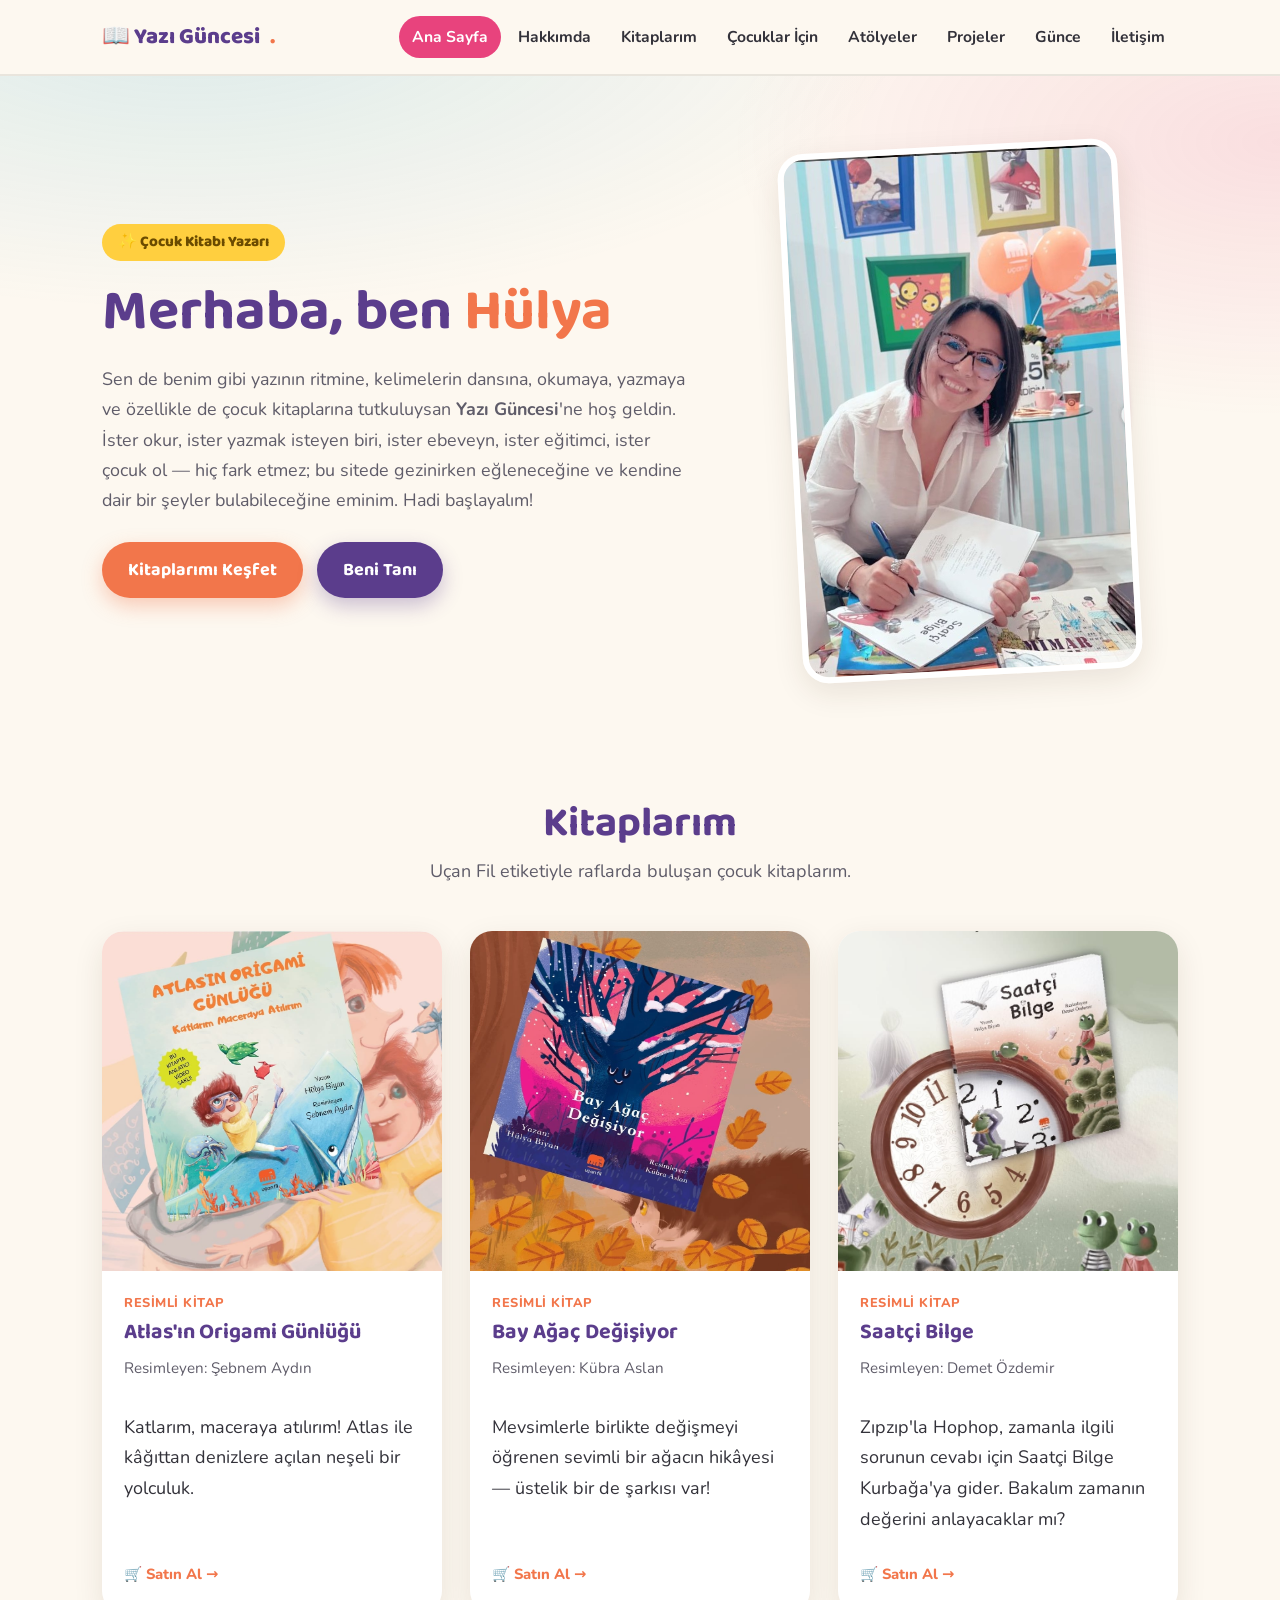
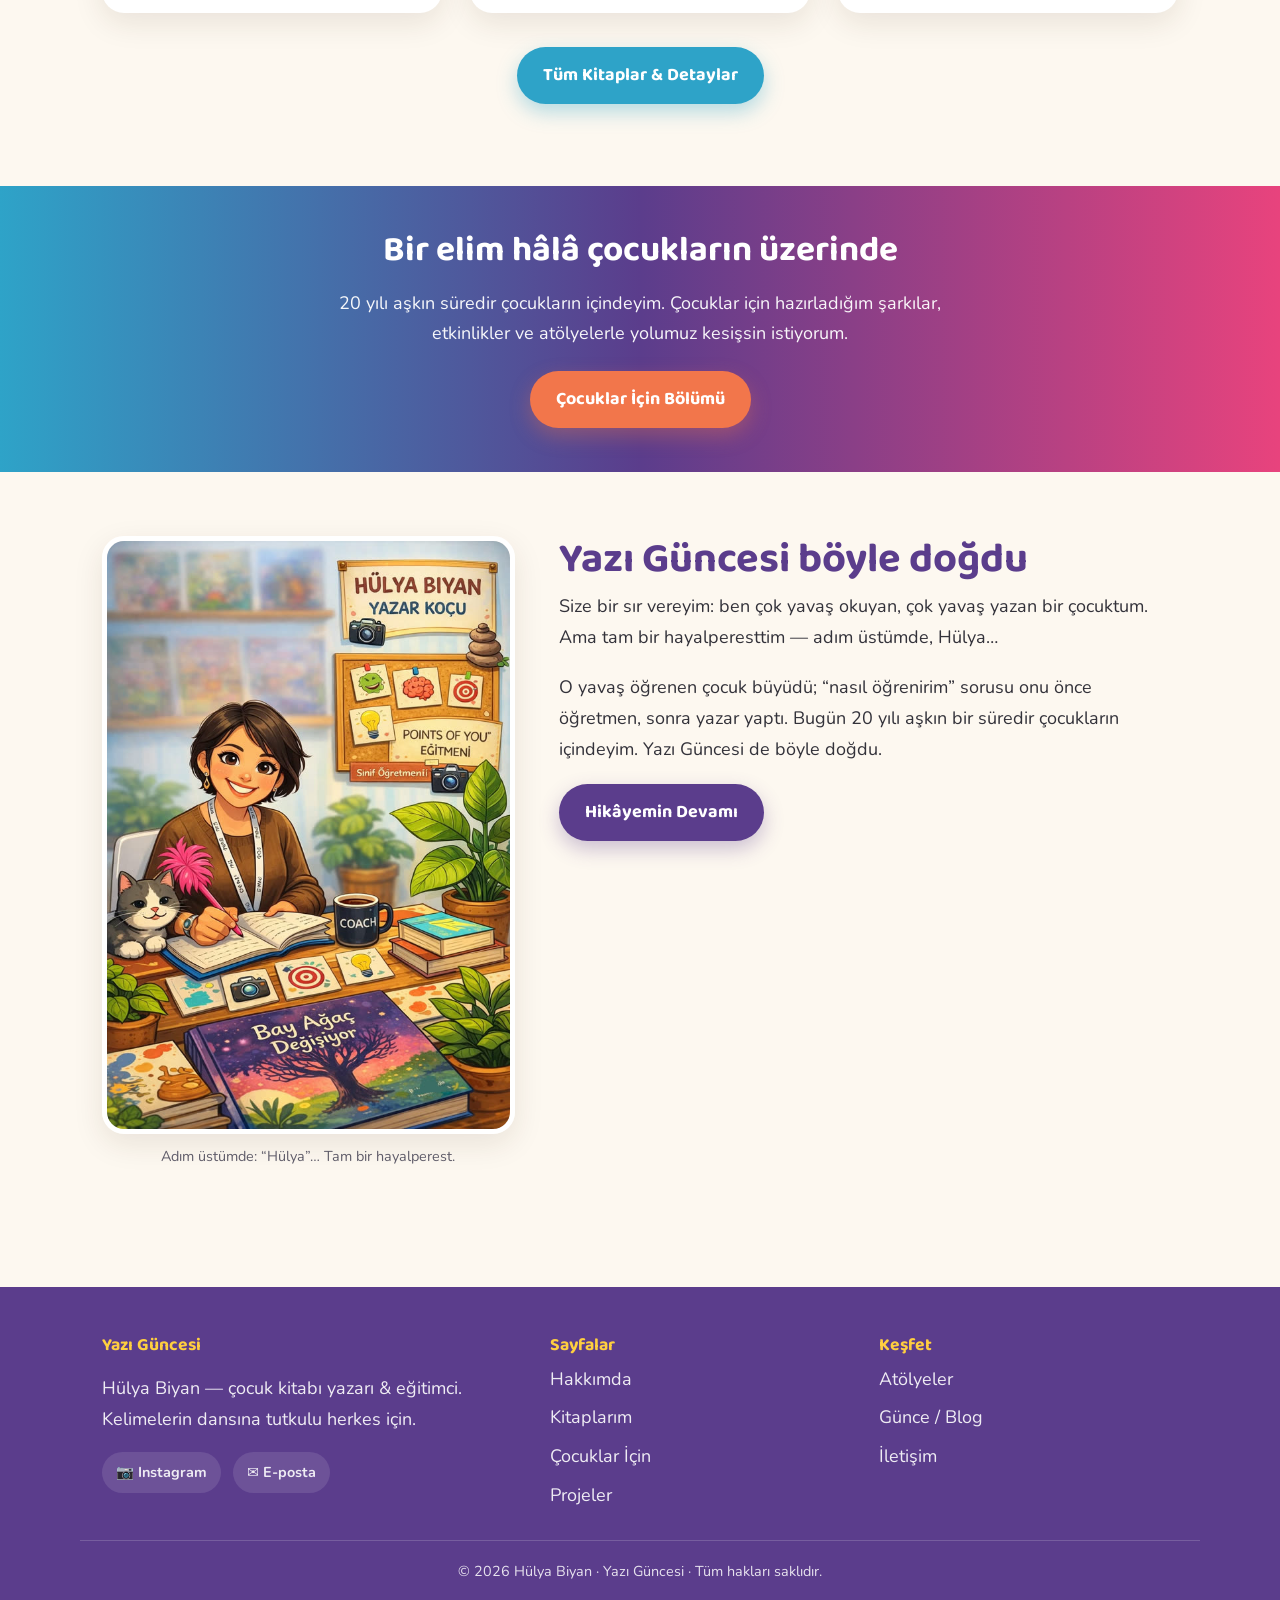
<file: index.html>
<!DOCTYPE html>
<html lang="tr">
<head>
  <!-- Google tag (gtag.js) -->
  <script async src="https://www.googletagmanager.com/gtag/js?id=G-HT4XSDDX08"></script>
  <script>
    window.dataLayer = window.dataLayer || [];
    function gtag(){dataLayer.push(arguments);}
    gtag("js", new Date());
    gtag("config", "G-HT4XSDDX08");
  </script>
  <meta charset="UTF-8" />
  <meta name="viewport" content="width=device-width, initial-scale=1.0" />
  <title>Yazı Güncesi — Hülya Biyan | Çocuk Kitabı Yazarı</title>
  <meta name="description" content="Çocuk kitabı yazarı Hülya Biyan'ın Yazı Güncesi. Kitaplar, atölyeler, çocuklar için etkinlikler ve yazı yolculuğu." />
  <link rel="icon" href="data:image/svg+xml,<svg xmlns='http://www.w3.org/2000/svg' viewBox='0 0 100 100'><text y='.9em' font-size='90'>📖</text></svg>" />
  <link rel="preconnect" href="https://fonts.googleapis.com" />
  <link rel="preconnect" href="https://fonts.gstatic.com" crossorigin />
  <link href="https://fonts.googleapis.com/css2?family=Baloo+2:wght@500;600;700;800&family=Nunito:wght@400;600;700;800&display=swap" rel="stylesheet" />
  <link rel="stylesheet" href="assets/css/styles.css" />
  <link rel="canonical" href="https://hulyabiyan.com/" />
  <meta property="og:type" content="website" />
  <meta property="og:site_name" content="Yazı Güncesi" />
  <meta property="og:locale" content="tr_TR" />
  <meta property="og:url" content="https://hulyabiyan.com/" />
  <meta property="og:title" content="Yazı Güncesi — Hülya Biyan | Çocuk Kitabı Yazarı" />
  <meta property="og:description" content="Çocuk kitabı yazarı Hülya Biyan'ın Yazı Güncesi. Kitaplar, atölyeler, çocuklar için etkinlikler ve yazı yolculuğu." />
  <meta property="og:image" content="https://hulyabiyan.com/assets/img/hulya-portre.jpg" />
  <meta name="twitter:card" content="summary_large_image" />
  <meta name="twitter:title" content="Yazı Güncesi — Hülya Biyan | Çocuk Kitabı Yazarı" />
  <meta name="twitter:description" content="Çocuk kitabı yazarı Hülya Biyan'ın Yazı Güncesi. Kitaplar, atölyeler, çocuklar için etkinlikler ve yazı yolculuğu." />
  <meta name="twitter:image" content="https://hulyabiyan.com/assets/img/hulya-portre.jpg" />
  <script type="application/ld+json">
  {
    "@context": "https://schema.org",
    "@graph": [
      {
        "@type": "WebSite",
        "@id": "https://hulyabiyan.com/#website",
        "url": "https://hulyabiyan.com/",
        "name": "Yazı Güncesi",
        "inLanguage": "tr",
        "publisher": {
          "@id": "https://hulyabiyan.com/#hulya"
        }
      },
      {
        "@type": "Person",
        "@id": "https://hulyabiyan.com/#hulya",
        "name": "Hülya Biyan",
        "url": "https://hulyabiyan.com/",
        "image": "https://hulyabiyan.com/assets/img/hulya-portre.jpg",
        "jobTitle": "Çocuk Kitabı Yazarı ve Eğitimci",
        "description": "20 yılı aşkın süredir çocukların içinde olan bir eğitimci ve çocuk kitabı yazarı.",
        "email": "mailto:biyanhulya@gmail.com",
        "sameAs": [
          "https://instagram.com/hulyabiyan_yaziguncesi"
        ],
        "knowsAbout": [
          "Çocuk edebiyatı",
          "Yaratıcı yazarlık",
          "Okuma kültürü"
        ]
      }
    ]
  }
  </script>
</head>
<body>

  <!-- ÜST MENÜ -->
  <header class="ust-bar">
    <div class="kapsayici ust-ic">
      <a class="logo" href="/">📖 Yazı Güncesi<span class="nokta">.</span></a>
      <button class="menu-btn" aria-label="Menü" aria-expanded="false">☰</button>
      <nav>
        <ul class="menu" id="menu">
          <li><a href="/" class="aktif">Ana Sayfa</a></li>
          <li><a href="/hakkimda">Hakkımda</a></li>
          <li><a href="/kitaplarim">Kitaplarım</a></li>
          <li><a href="/cocuklar-icin">Çocuklar İçin</a></li>
          <li><a href="/atolyeler">Atölyeler</a></li>
          <li><a href="/projeler">Projeler</a></li>
          <li><a href="/gunce">Günce</a></li>
          <li><a href="/iletisim">İletişim</a></li>
        </ul>
      </nav>
    </div>
  </header>

  <!-- HERO -->
  <section class="hero">
    <div class="kapsayici hero-ic">
      <div class="hero-metin">
        <span class="rozet">✨ Çocuk Kitabı Yazarı</span>
        <h1>Merhaba, ben <span>Hülya</span></h1>
        <p class="giris">
          Sen de benim gibi yazının ritmine, kelimelerin dansına, okumaya, yazmaya ve
          özellikle de çocuk kitaplarına tutkuluysan <strong>Yazı Güncesi</strong>'ne hoş geldin.
          İster okur, ister yazmak isteyen biri, ister ebeveyn, ister eğitimci, ister çocuk ol —
          hiç fark etmez; bu sitede gezinirken eğleneceğine ve kendine dair bir şeyler
          bulabileceğine eminim. Hadi başlayalım!
        </p>
        <div class="hero-butonlar">
          <a class="btn btn-birincil" href="/kitaplarim">Kitaplarımı Keşfet</a>
          <a class="btn btn-ana" href="/hakkimda">Beni Tanı</a>
        </div>
      </div>
      <div class="hero-gorsel">
        <div class="halka"></div>
        <img src="assets/img/hulya-portre.jpg" alt="Hülya Biyan bir kitap imzalarken" width="490" height="774" loading="eager" fetchpriority="high" decoding="async" />
      </div>
    </div>
  </section>

  <!-- KİTAP ÖNİZLEME -->
  <section>
    <div class="kapsayici">
      <h2 class="bolum-baslik">Kitaplarım</h2>
      <p class="bolum-alt">Uçan Fil etiketiyle raflarda buluşan çocuk kitaplarım.</p>
      <div class="izgara izgara-3">

        <article class="kart">
          <div class="kitap-gorsel"><img src="assets/img/atlas-origami.jpg" alt="Atlas'ın Origami Günlüğü kitabı kapağı" width="1078" height="1057" loading="lazy" decoding="async" /></div>
          <div class="kitap-govde">
            <span class="kitap-etiket">Resimli Kitap</span>
            <h3>Atlas'ın Origami Günlüğü</h3>
            <p class="resimleyen">Resimleyen: Şebnem Aydın</p>
            <p class="aciklama">Katlarım, maceraya atılırım! Atlas ile kâğıttan denizlere açılan neşeli bir yolculuk.</p>
            <a class="satin-al-mini" href="https://www.kitapyurdu.com/kitap/atlasin-origami-gunlugu-katlarim-maceraya-atilirim/585075.html" target="_blank" rel="noopener">🛒 Satın Al →</a>
          </div>
        </article>

        <article class="kart">
          <div class="kitap-gorsel"><img src="assets/img/bay-agac.jpg" alt="Bay Ağaç Değişiyor kitabı kapağı" width="1030" height="1043" loading="lazy" decoding="async" /></div>
          <div class="kitap-govde">
            <span class="kitap-etiket">Resimli Kitap</span>
            <h3>Bay Ağaç Değişiyor</h3>
            <p class="resimleyen">Resimleyen: Kübra Aslan</p>
            <p class="aciklama">Mevsimlerle birlikte değişmeyi öğrenen sevimli bir ağacın hikâyesi — üstelik bir de şarkısı var!</p>
            <a class="satin-al-mini" href="https://www.ucanfilkitap.com/bay-agac-degisiyor-9786059933711" target="_blank" rel="noopener">🛒 Satın Al →</a>
          </div>
        </article>

        <article class="kart">
          <div class="kitap-gorsel"><img src="assets/img/saatci-bilge.jpg" alt="Saatçi Bilge kitabı kapağı" width="827" height="815" loading="lazy" decoding="async" /></div>
          <div class="kitap-govde">
            <span class="kitap-etiket">Resimli Kitap</span>
            <h3>Saatçi Bilge</h3>
            <p class="resimleyen">Resimleyen: Demet Özdemir</p>
            <p class="aciklama">Zıpzıp'la Hophop, zamanla ilgili sorunun cevabı için Saatçi Bilge Kurbağa'ya gider. Bakalım zamanın değerini anlayacaklar mı?</p>
            <a class="satin-al-mini" href="https://www.ucanfilkitap.com/saatci-bilge-9786257662390" target="_blank" rel="noopener">🛒 Satın Al →</a>
          </div>
        </article>

      </div>
      <p style="text-align:center; margin-top:34px;">
        <a class="btn btn-ikincil" href="/kitaplarim">Tüm Kitaplar & Detaylar</a>
      </p>
    </div>
  </section>

  <!-- ŞERİT -->
  <section class="serit">
    <div class="kapsayici">
      <h2>Bir elim hâlâ çocukların üzerinde</h2>
      <p>20 yılı aşkın süredir çocukların içindeyim. Çocuklar için hazırladığım şarkılar, etkinlikler ve atölyelerle yolumuz kesişsin istiyorum.</p>
      <a class="btn btn-birincil" href="/cocuklar-icin">Çocuklar İçin Bölümü</a>
    </div>
  </section>

  <!-- HAKKIMDA KISA -->
  <section>
    <div class="kapsayici hakkimda-grid">
      <div class="foto-yigin">
        <img src="assets/img/hulya-illustrasyon.jpg" alt="Hülya Biyan'ı çalışma masasında anlatan illüstrasyon: yazar koçu, Points of You eğitmeni ve sınıf öğretmeni" width="608" height="888" loading="lazy" decoding="async" />
        <p class="altyazi">Adım üstümde: “Hülya”… Tam bir hayalperest.</p>
      </div>
      <div class="metin-blok">
        <h2 class="bolum-baslik" style="text-align:left;">Yazı Güncesi böyle doğdu</h2>
        <p>
          Size bir sır vereyim: ben çok yavaş okuyan, çok yavaş yazan bir çocuktum. Ama tam bir
          hayalperesttim — adım üstümde, Hülya…
        </p>
        <p>
          O yavaş öğrenen çocuk büyüdü; “nasıl öğrenirim” sorusu onu önce öğretmen, sonra yazar
          yaptı. Bugün 20 yılı aşkın bir süredir çocukların içindeyim. Yazı Güncesi de böyle doğdu.
        </p>
        <p><a class="btn btn-ana" href="/hakkimda">Hikâyemin Devamı</a></p>
      </div>
    </div>
  </section>

  <!-- ALT BİLGİ -->
  <footer class="footer">
    <div class="kapsayici footer-ic">
      <div>
        <h4>Yazı Güncesi</h4>
        <p style="opacity:.9;">Hülya Biyan — çocuk kitabı yazarı & eğitimci. Kelimelerin dansına tutkulu herkes için.</p>
        <div class="sosyal-satir">
          <a href="https://instagram.com/hulyabiyan_yaziguncesi" target="_blank" rel="noopener">📷 Instagram</a>
          <a href="mailto:biyanhulya@gmail.com">✉️ E-posta</a>
        </div>
      </div>
      <div>
        <h4>Sayfalar</h4>
        <ul>
          <li><a href="/hakkimda">Hakkımda</a></li>
          <li><a href="/kitaplarim">Kitaplarım</a></li>
          <li><a href="/cocuklar-icin">Çocuklar İçin</a></li>
          <li><a href="/projeler">Projeler</a></li>
        </ul>
      </div>
      <div>
        <h4>Keşfet</h4>
        <ul>
          <li><a href="/atolyeler">Atölyeler</a></li>
          <li><a href="/gunce">Günce / Blog</a></li>
          <li><a href="/iletisim">İletişim</a></li>
        </ul>
      </div>
    </div>
    <div class="kapsayici telif">© 2026 Hülya Biyan · Yazı Güncesi · Tüm hakları saklıdır.</div>
  </footer>

  <script src="assets/js/script.js"></script>
</body>
</html>
</file>
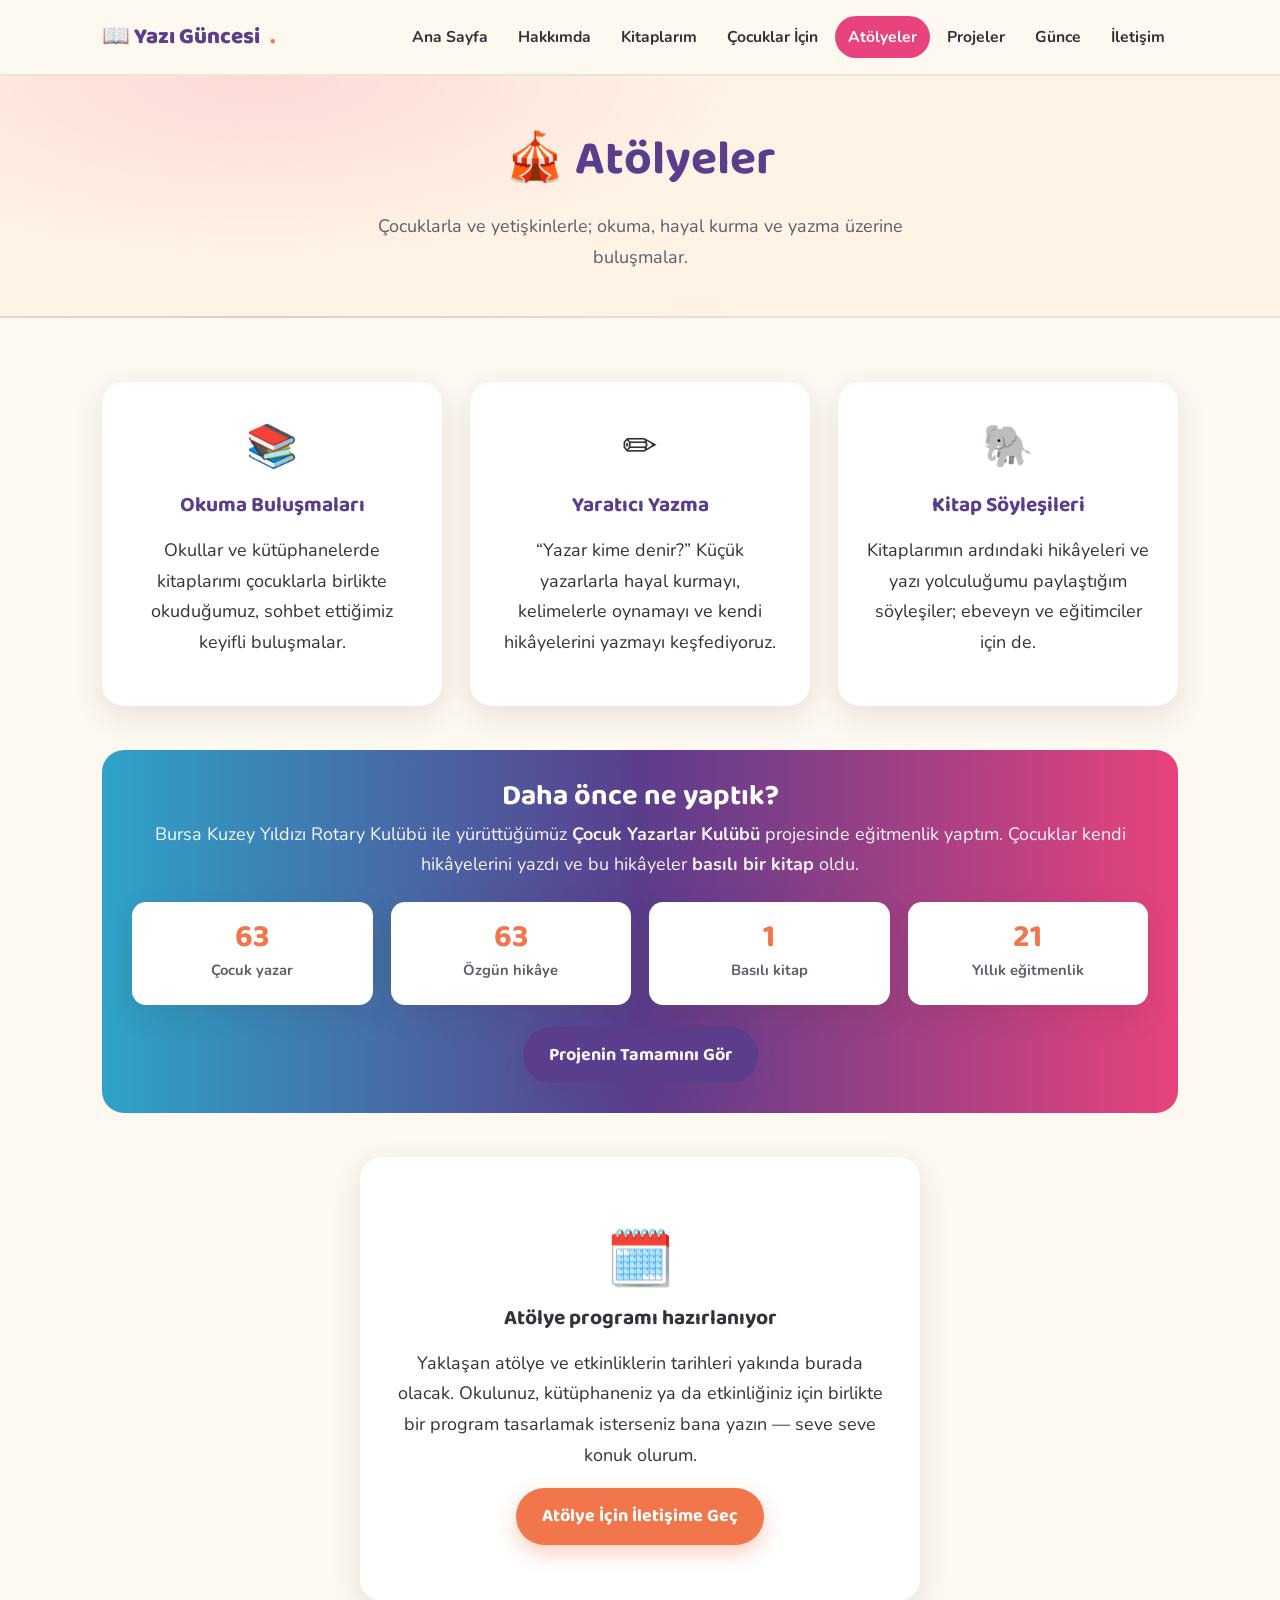
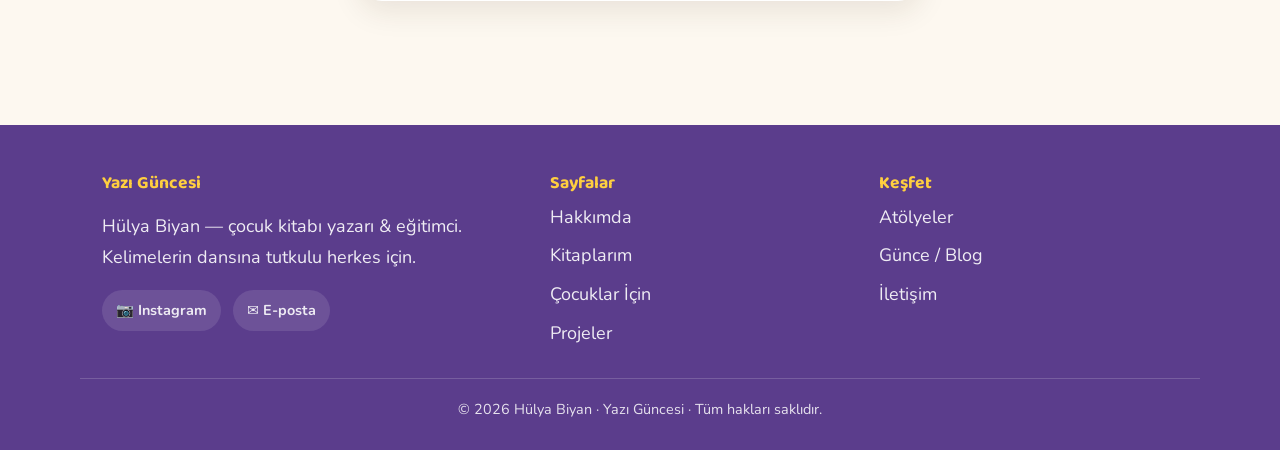
<file: atolyeler.html>
<!DOCTYPE html>
<html lang="tr">
<head>
  <!-- Google tag (gtag.js) -->
  <script async src="https://www.googletagmanager.com/gtag/js?id=G-HT4XSDDX08"></script>
  <script>
    window.dataLayer = window.dataLayer || [];
    function gtag(){dataLayer.push(arguments);}
    gtag("js", new Date());
    gtag("config", "G-HT4XSDDX08");
  </script>
  <meta charset="UTF-8" />
  <meta name="viewport" content="width=device-width, initial-scale=1.0" />
  <title>Atölyeler — Yazı Güncesi | Hülya Biyan</title>
  <meta name="description" content="Hülya Biyan ile okuma buluşmaları, yazarlık ve yaratıcı yazma atölyeleri. Okullar ve kütüphaneler için." />
  <link rel="icon" href="data:image/svg+xml,<svg xmlns='http://www.w3.org/2000/svg' viewBox='0 0 100 100'><text y='.9em' font-size='90'>📖</text></svg>" />
  <link rel="preconnect" href="https://fonts.googleapis.com" />
  <link rel="preconnect" href="https://fonts.gstatic.com" crossorigin />
  <link href="https://fonts.googleapis.com/css2?family=Baloo+2:wght@500;600;700;800&family=Nunito:wght@400;600;700;800&display=swap" rel="stylesheet" />
  <link rel="stylesheet" href="assets/css/styles.css" />
  <link rel="canonical" href="https://hulyabiyan.com/atolyeler" />
  <meta property="og:type" content="website" />
  <meta property="og:site_name" content="Yazı Güncesi" />
  <meta property="og:locale" content="tr_TR" />
  <meta property="og:url" content="https://hulyabiyan.com/atolyeler" />
  <meta property="og:title" content="Atölyeler — Yazı Güncesi | Hülya Biyan" />
  <meta property="og:description" content="Hülya Biyan ile okuma buluşmaları, yazarlık ve yaratıcı yazma atölyeleri. Okullar ve kütüphaneler için." />
  <meta property="og:image" content="https://hulyabiyan.com/assets/img/hulya-portre.jpg" />
  <meta name="twitter:card" content="summary_large_image" />
  <meta name="twitter:title" content="Atölyeler — Yazı Güncesi | Hülya Biyan" />
  <meta name="twitter:description" content="Hülya Biyan ile okuma buluşmaları, yazarlık ve yaratıcı yazma atölyeleri. Okullar ve kütüphaneler için." />
  <meta name="twitter:image" content="https://hulyabiyan.com/assets/img/hulya-portre.jpg" />
</head>
<body>

  <header class="ust-bar">
    <div class="kapsayici ust-ic">
      <a class="logo" href="/">📖 Yazı Güncesi<span class="nokta">.</span></a>
      <button class="menu-btn" aria-label="Menü" aria-expanded="false">☰</button>
      <nav>
        <ul class="menu" id="menu">
          <li><a href="/">Ana Sayfa</a></li>
          <li><a href="/hakkimda">Hakkımda</a></li>
          <li><a href="/kitaplarim">Kitaplarım</a></li>
          <li><a href="/cocuklar-icin">Çocuklar İçin</a></li>
          <li><a href="/atolyeler" class="aktif">Atölyeler</a></li>
          <li><a href="/projeler">Projeler</a></li>
          <li><a href="/gunce">Günce</a></li>
          <li><a href="/iletisim">İletişim</a></li>
        </ul>
      </nav>
    </div>
  </header>

  <section class="sayfa-basi">
    <div class="kapsayici">
      <h1>🎪 Atölyeler</h1>
      <p>Çocuklarla ve yetişkinlerle; okuma, hayal kurma ve yazma üzerine buluşmalar.</p>
    </div>
  </section>

  <section>
    <div class="kapsayici">
      <div class="izgara izgara-3">
        <div class="eglence-kart">
          <span class="ikon">📚</span>
          <h3>Okuma Buluşmaları</h3>
          <p>Okullar ve kütüphanelerde kitaplarımı çocuklarla birlikte okuduğumuz, sohbet ettiğimiz keyifli buluşmalar.</p>
        </div>
        <div class="eglence-kart">
          <span class="ikon">✏️</span>
          <h3>Yaratıcı Yazma</h3>
          <p>“Yazar kime denir?” Küçük yazarlarla hayal kurmayı, kelimelerle oynamayı ve kendi hikâyelerini yazmayı keşfediyoruz.</p>
        </div>
        <div class="eglence-kart">
          <span class="ikon">🐘</span>
          <h3>Kitap Söyleşileri</h3>
          <p>Kitaplarımın ardındaki hikâyeleri ve yazı yolculuğumu paylaştığım söyleşiler; ebeveyn ve eğitimciler için de.</p>
        </div>
      </div>

      <!-- SOSYAL KANIT: Rotary projesi -->
      <div class="proje-alinti" style="margin-top:44px; text-align:left;">
        <h3 style="text-align:center;">Daha önce ne yaptık?</h3>
        <p style="text-align:center; margin-bottom:22px;">
          Bursa Kuzey Yıldızı Rotary Kulübü ile yürüttüğümüz
          <strong>Çocuk Yazarlar Kulübü</strong> projesinde eğitmenlik yaptım.
          Çocuklar kendi hikâyelerini yazdı ve bu hikâyeler <strong>basılı bir kitap</strong> oldu.
        </p>
        <div class="rakam-satiri" style="margin-bottom:22px;">
          <div class="rakam"><b>63</b><span>Çocuk yazar</span></div>
          <div class="rakam"><b>63</b><span>Özgün hikâye</span></div>
          <div class="rakam"><b>1</b><span>Basılı kitap</span></div>
          <div class="rakam"><b>21</b><span>Yıllık eğitmenlik</span></div>
        </div>
        <p style="text-align:center; margin:0;">
          <a class="btn btn-ana" href="/projeler">Projenin Tamamını Gör</a>
        </p>
      </div>

      <div class="bos-durum" style="margin-top:44px;">
        <span class="ikon">🗓️</span>
        <h3>Atölye programı hazırlanıyor</h3>
        <p>
          Yaklaşan atölye ve etkinliklerin tarihleri yakında burada olacak. Okulunuz, kütüphaneniz
          ya da etkinliğiniz için birlikte bir program tasarlamak isterseniz bana yazın —
          seve seve konuk olurum.
        </p>
        <a class="btn btn-birincil" href="/iletisim">Atölye İçin İletişime Geç</a>
      </div>
    </div>
  </section>

  <footer class="footer">
    <div class="kapsayici footer-ic">
      <div>
        <h4>Yazı Güncesi</h4>
        <p style="opacity:.9;">Hülya Biyan — çocuk kitabı yazarı & eğitimci. Kelimelerin dansına tutkulu herkes için.</p>
        <div class="sosyal-satir">
          <a href="https://instagram.com/hulyabiyan_yaziguncesi" target="_blank" rel="noopener">📷 Instagram</a>
          <a href="mailto:biyanhulya@gmail.com">✉️ E-posta</a>
        </div>
      </div>
      <div>
        <h4>Sayfalar</h4>
        <ul>
          <li><a href="/hakkimda">Hakkımda</a></li>
          <li><a href="/kitaplarim">Kitaplarım</a></li>
          <li><a href="/cocuklar-icin">Çocuklar İçin</a></li>
          <li><a href="/projeler">Projeler</a></li>
        </ul>
      </div>
      <div>
        <h4>Keşfet</h4>
        <ul>
          <li><a href="/atolyeler">Atölyeler</a></li>
          <li><a href="/gunce">Günce / Blog</a></li>
          <li><a href="/iletisim">İletişim</a></li>
        </ul>
      </div>
    </div>
    <div class="kapsayici telif">© 2026 Hülya Biyan · Yazı Güncesi · Tüm hakları saklıdır.</div>
  </footer>

  <script src="assets/js/script.js"></script>
</body>
</html>
</file>
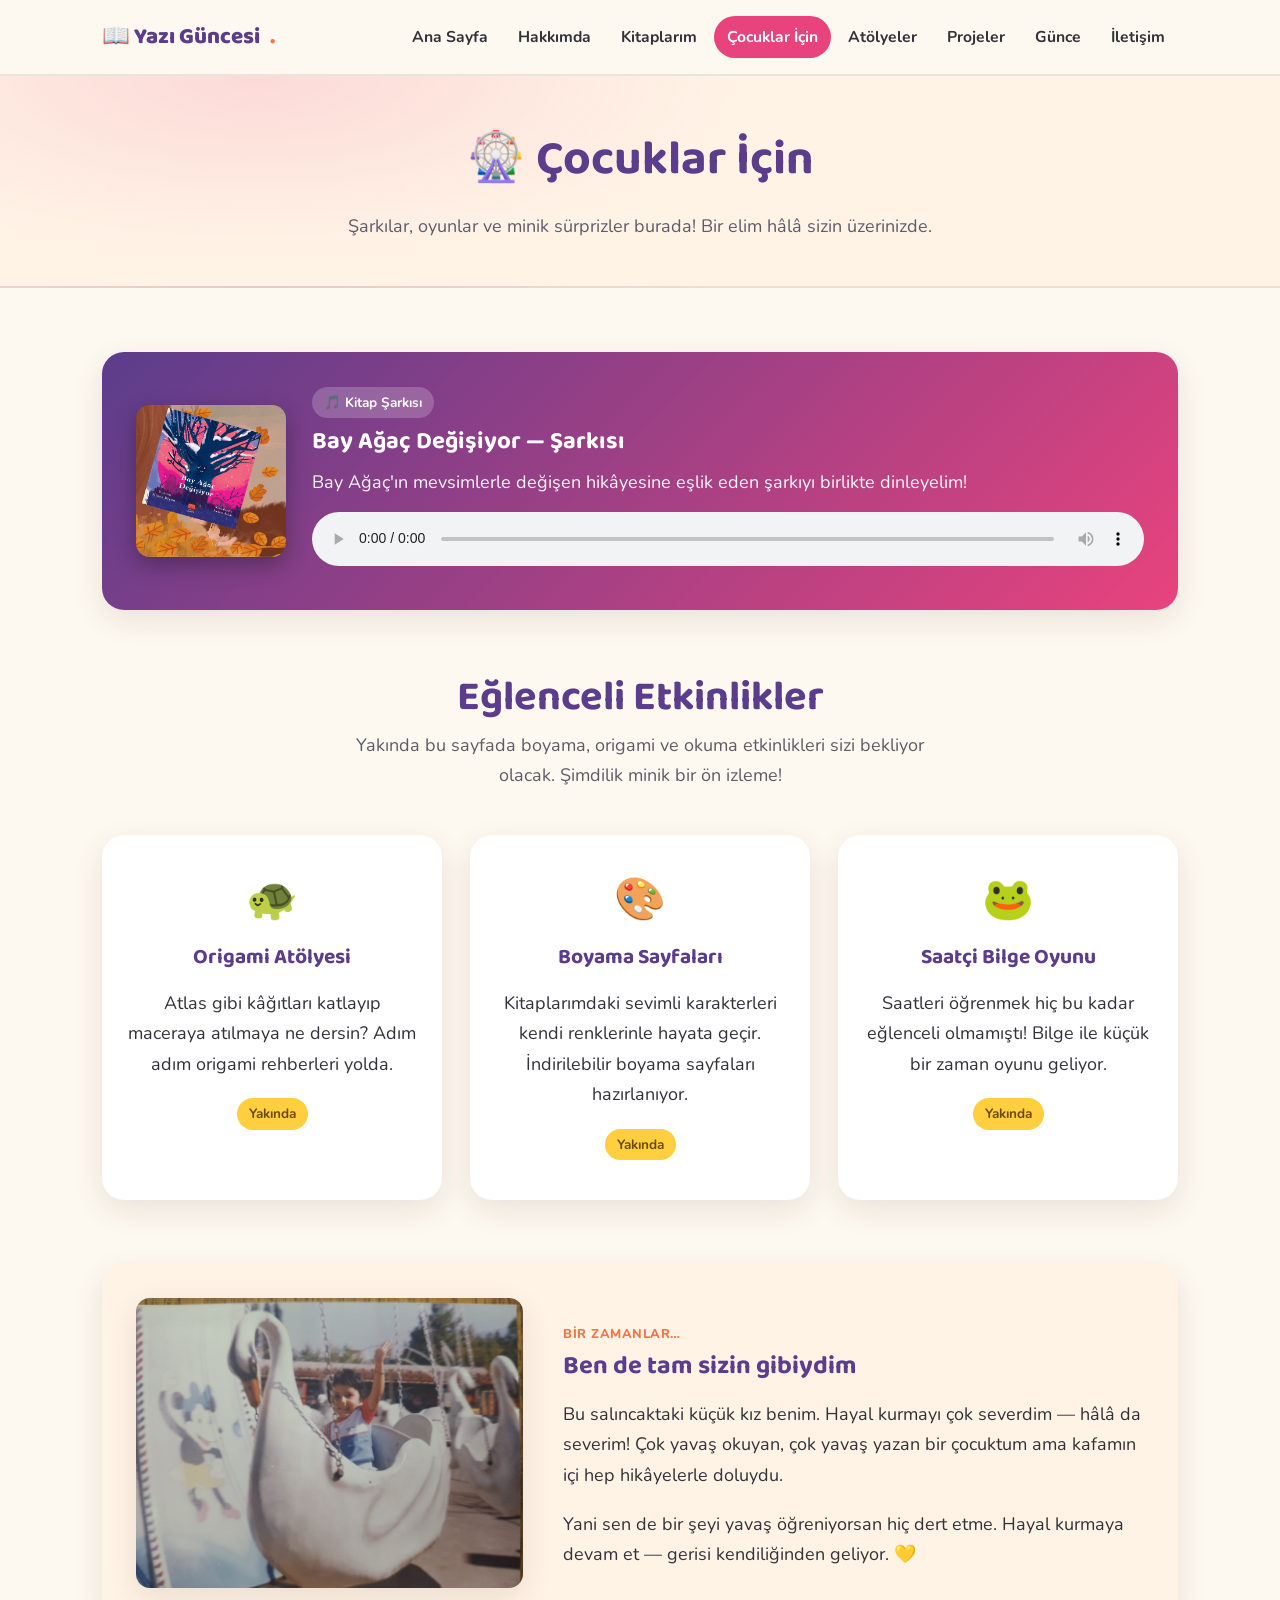
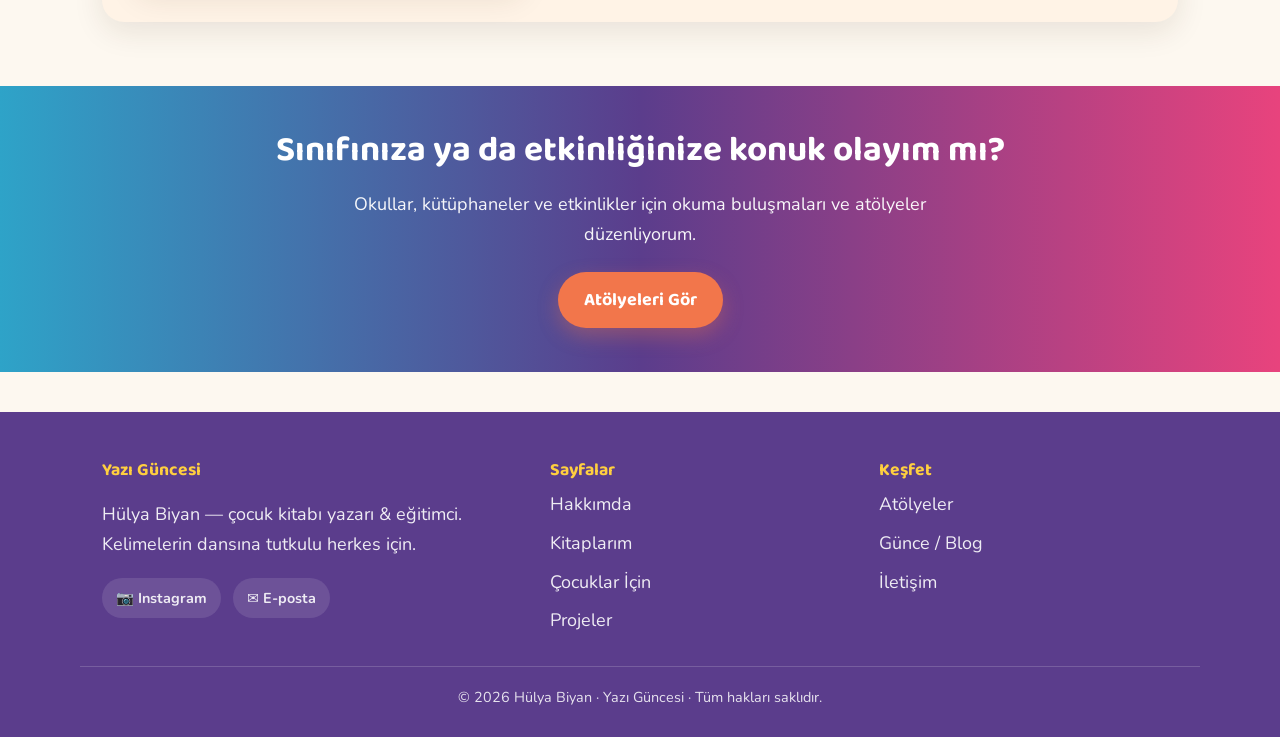
<file: cocuklar-icin.html>
<!DOCTYPE html>
<html lang="tr">
<head>
  <!-- Google tag (gtag.js) -->
  <script async src="https://www.googletagmanager.com/gtag/js?id=G-HT4XSDDX08"></script>
  <script>
    window.dataLayer = window.dataLayer || [];
    function gtag(){dataLayer.push(arguments);}
    gtag("js", new Date());
    gtag("config", "G-HT4XSDDX08");
  </script>
  <meta charset="UTF-8" />
  <meta name="viewport" content="width=device-width, initial-scale=1.0" />
  <title>Çocuklar İçin — Yazı Güncesi | Hülya Biyan</title>
  <meta name="description" content="Çocuklar için şarkılar, etkinlikler ve eğlenceli sürprizler. Bay Ağaç Değişiyor kitabının şarkısını dinleyin." />
  <link rel="icon" href="data:image/svg+xml,<svg xmlns='http://www.w3.org/2000/svg' viewBox='0 0 100 100'><text y='.9em' font-size='90'>📖</text></svg>" />
  <link rel="preconnect" href="https://fonts.googleapis.com" />
  <link rel="preconnect" href="https://fonts.gstatic.com" crossorigin />
  <link href="https://fonts.googleapis.com/css2?family=Baloo+2:wght@500;600;700;800&family=Nunito:wght@400;600;700;800&display=swap" rel="stylesheet" />
  <link rel="stylesheet" href="assets/css/styles.css" />
  <link rel="canonical" href="https://hulyabiyan.com/cocuklar-icin" />
  <meta property="og:type" content="website" />
  <meta property="og:site_name" content="Yazı Güncesi" />
  <meta property="og:locale" content="tr_TR" />
  <meta property="og:url" content="https://hulyabiyan.com/cocuklar-icin" />
  <meta property="og:title" content="Çocuklar İçin — Yazı Güncesi | Hülya Biyan" />
  <meta property="og:description" content="Çocuklar için şarkılar, etkinlikler ve eğlenceli sürprizler. Bay Ağaç Değişiyor kitabının şarkısını dinleyin." />
  <meta property="og:image" content="https://hulyabiyan.com/assets/img/bay-agac.jpg" />
  <meta name="twitter:card" content="summary_large_image" />
  <meta name="twitter:title" content="Çocuklar İçin — Yazı Güncesi | Hülya Biyan" />
  <meta name="twitter:description" content="Çocuklar için şarkılar, etkinlikler ve eğlenceli sürprizler. Bay Ağaç Değişiyor kitabının şarkısını dinleyin." />
  <meta name="twitter:image" content="https://hulyabiyan.com/assets/img/bay-agac.jpg" />
</head>
<body>

  <header class="ust-bar">
    <div class="kapsayici ust-ic">
      <a class="logo" href="/">📖 Yazı Güncesi<span class="nokta">.</span></a>
      <button class="menu-btn" aria-label="Menü" aria-expanded="false">☰</button>
      <nav>
        <ul class="menu" id="menu">
          <li><a href="/">Ana Sayfa</a></li>
          <li><a href="/hakkimda">Hakkımda</a></li>
          <li><a href="/kitaplarim">Kitaplarım</a></li>
          <li><a href="/cocuklar-icin" class="aktif">Çocuklar İçin</a></li>
          <li><a href="/atolyeler">Atölyeler</a></li>
          <li><a href="/projeler">Projeler</a></li>
          <li><a href="/gunce">Günce</a></li>
          <li><a href="/iletisim">İletişim</a></li>
        </ul>
      </nav>
    </div>
  </header>

  <section class="sayfa-basi">
    <div class="kapsayici">
      <h1>🎡 Çocuklar İçin</h1>
      <p>Şarkılar, oyunlar ve minik sürprizler burada! Bir elim hâlâ sizin üzerinizde.</p>
    </div>
  </section>

  <!-- ŞARKI -->
  <section id="sarki">
    <div class="kapsayici">
      <div class="sarki-kutu">
        <img src="assets/img/bay-agac.jpg" alt="Bay Ağaç Değişiyor kitabı kapağı" width="1030" height="1043" loading="lazy" decoding="async" />
        <div>
          <span class="yakinda-etiket">🎵 Kitap Şarkısı</span>
          <h3>Bay Ağaç Değişiyor — Şarkısı</h3>
          <p>Bay Ağaç'ın mevsimlerle değişen hikâyesine eşlik eden şarkıyı birlikte dinleyelim!</p>
          <audio controls preload="metadata" style="width:100%;">
            <source src="assets/media/bay-agac-sarki.mp4" type="audio/mp4" />
            Tarayıcınız ses oynatmayı desteklemiyor.
            <a href="assets/media/bay-agac-sarki.mp4">Şarkıyı indirmek için tıklayın.</a>
          </audio>
        </div>
      </div>
    </div>
  </section>

  <!-- ETKİNLİKLER (placeholder) -->
  <section style="padding-top:0;">
    <div class="kapsayici">
      <h2 class="bolum-baslik">Eğlenceli Etkinlikler</h2>
      <p class="bolum-alt">Yakında bu sayfada boyama, origami ve okuma etkinlikleri sizi bekliyor olacak. Şimdilik minik bir ön izleme!</p>
      <div class="izgara izgara-3">
        <div class="eglence-kart">
          <span class="ikon">🐢</span>
          <h3>Origami Atölyesi</h3>
          <p>Atlas gibi kâğıtları katlayıp maceraya atılmaya ne dersin? Adım adım origami rehberleri yolda.</p>
          <span class="yakinda-etiket" style="background:var(--sari); color:#6b4b00;">Yakında</span>
        </div>
        <div class="eglence-kart">
          <span class="ikon">🎨</span>
          <h3>Boyama Sayfaları</h3>
          <p>Kitaplarımdaki sevimli karakterleri kendi renklerinle hayata geçir. İndirilebilir boyama sayfaları hazırlanıyor.</p>
          <span class="yakinda-etiket" style="background:var(--sari); color:#6b4b00;">Yakında</span>
        </div>
        <div class="eglence-kart">
          <span class="ikon">🐸</span>
          <h3>Saatçi Bilge Oyunu</h3>
          <p>Saatleri öğrenmek hiç bu kadar eğlenceli olmamıştı! Bilge ile küçük bir zaman oyunu geliyor.</p>
          <span class="yakinda-etiket" style="background:var(--sari); color:#6b4b00;">Yakında</span>
        </div>
      </div>
    </div>
  </section>

  <!-- ÇOCUKLUK FOTOĞRAFI -->
  <section style="padding-top:0;">
    <div class="kapsayici">
      <div class="kitap-vitrin">
        <img src="assets/img/hulya-cocukluk.jpg" alt="Hülya Biyan çocukken salıncakta, elini kaldırmış gülümserken" width="1600" height="1200" loading="lazy" decoding="async" />
        <div>
          <span class="kitap-etiket">Bir zamanlar…</span>
          <h3>Ben de tam sizin gibiydim</h3>
          <p>
            Bu salıncaktaki küçük kız benim. Hayal kurmayı çok severdim — hâlâ da severim!
            Çok yavaş okuyan, çok yavaş yazan bir çocuktum ama kafamın içi hep hikâyelerle doluydu.
          </p>
          <p style="margin-bottom:0;">
            Yani sen de bir şeyi yavaş öğreniyorsan hiç dert etme. Hayal kurmaya devam et —
            gerisi kendiliğinden geliyor. 💛
          </p>
        </div>
      </div>
    </div>
  </section>

  <section class="serit">
    <div class="kapsayici">
      <h2>Sınıfınıza ya da etkinliğinize konuk olayım mı?</h2>
      <p>Okullar, kütüphaneler ve etkinlikler için okuma buluşmaları ve atölyeler düzenliyorum.</p>
      <a class="btn btn-birincil" href="/atolyeler">Atölyeleri Gör</a>
    </div>
  </section>

  <footer class="footer">
    <div class="kapsayici footer-ic">
      <div>
        <h4>Yazı Güncesi</h4>
        <p style="opacity:.9;">Hülya Biyan — çocuk kitabı yazarı & eğitimci. Kelimelerin dansına tutkulu herkes için.</p>
        <div class="sosyal-satir">
          <a href="https://instagram.com/hulyabiyan_yaziguncesi" target="_blank" rel="noopener">📷 Instagram</a>
          <a href="mailto:biyanhulya@gmail.com">✉️ E-posta</a>
        </div>
      </div>
      <div>
        <h4>Sayfalar</h4>
        <ul>
          <li><a href="/hakkimda">Hakkımda</a></li>
          <li><a href="/kitaplarim">Kitaplarım</a></li>
          <li><a href="/cocuklar-icin">Çocuklar İçin</a></li>
          <li><a href="/projeler">Projeler</a></li>
        </ul>
      </div>
      <div>
        <h4>Keşfet</h4>
        <ul>
          <li><a href="/atolyeler">Atölyeler</a></li>
          <li><a href="/gunce">Günce / Blog</a></li>
          <li><a href="/iletisim">İletişim</a></li>
        </ul>
      </div>
    </div>
    <div class="kapsayici telif">© 2026 Hülya Biyan · Yazı Güncesi · Tüm hakları saklıdır.</div>
  </footer>

  <script src="assets/js/script.js"></script>
</body>
</html>
</file>
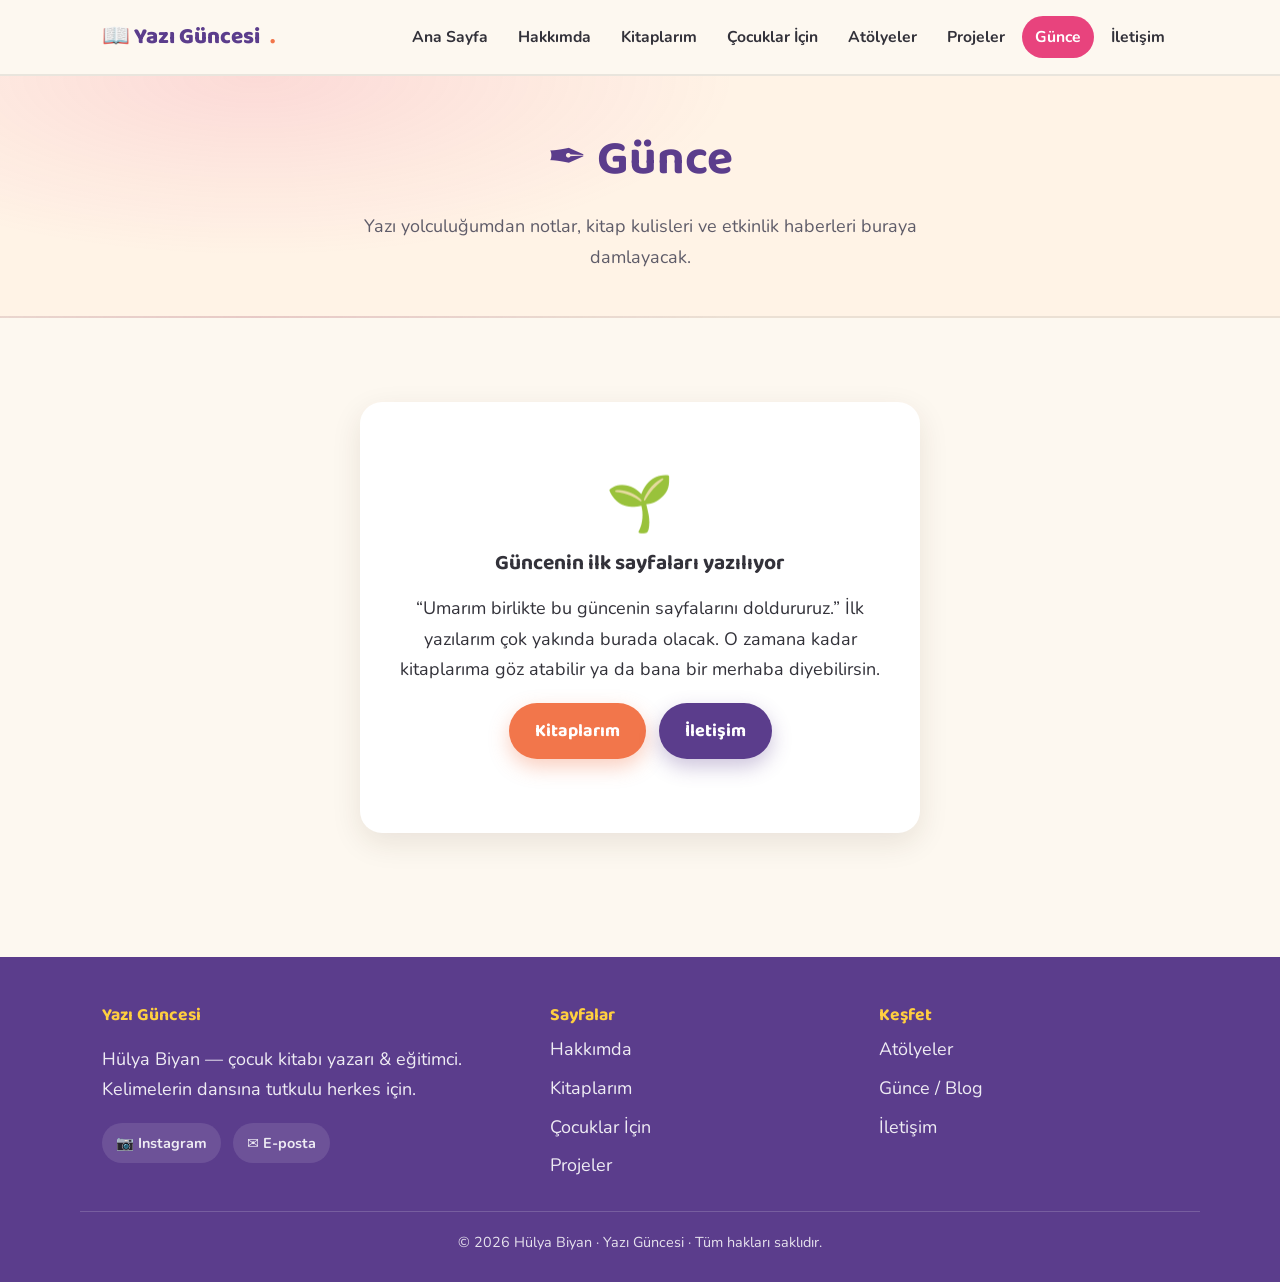
<file: gunce.html>
<!DOCTYPE html>
<html lang="tr">
<head>
  <!-- Google tag (gtag.js) -->
  <script async src="https://www.googletagmanager.com/gtag/js?id=G-HT4XSDDX08"></script>
  <script>
    window.dataLayer = window.dataLayer || [];
    function gtag(){dataLayer.push(arguments);}
    gtag("js", new Date());
    gtag("config", "G-HT4XSDDX08");
  </script>
  <meta charset="UTF-8" />
  <meta name="viewport" content="width=device-width, initial-scale=1.0" />
  <title>Günce — Yazı Güncesi | Hülya Biyan</title>
  <meta name="description" content="Hülya Biyan'ın günce ve blog yazıları: yazı yolculuğu, kitap notları ve etkinlik haberleri." />
  <link rel="icon" href="data:image/svg+xml,<svg xmlns='http://www.w3.org/2000/svg' viewBox='0 0 100 100'><text y='.9em' font-size='90'>📖</text></svg>" />
  <link rel="preconnect" href="https://fonts.googleapis.com" />
  <link rel="preconnect" href="https://fonts.gstatic.com" crossorigin />
  <link href="https://fonts.googleapis.com/css2?family=Baloo+2:wght@500;600;700;800&family=Nunito:wght@400;600;700;800&display=swap" rel="stylesheet" />
  <link rel="stylesheet" href="assets/css/styles.css" />
  <link rel="canonical" href="https://hulyabiyan.com/gunce" />
  <meta property="og:type" content="website" />
  <meta property="og:site_name" content="Yazı Güncesi" />
  <meta property="og:locale" content="tr_TR" />
  <meta property="og:url" content="https://hulyabiyan.com/gunce" />
  <meta property="og:title" content="Günce — Yazı Güncesi | Hülya Biyan" />
  <meta property="og:description" content="Hülya Biyan'ın günce ve blog yazıları: yazı yolculuğu, kitap notları ve etkinlik haberleri." />
  <meta property="og:image" content="https://hulyabiyan.com/assets/img/hulya-portre.jpg" />
  <meta name="twitter:card" content="summary_large_image" />
  <meta name="twitter:title" content="Günce — Yazı Güncesi | Hülya Biyan" />
  <meta name="twitter:description" content="Hülya Biyan'ın günce ve blog yazıları: yazı yolculuğu, kitap notları ve etkinlik haberleri." />
  <meta name="twitter:image" content="https://hulyabiyan.com/assets/img/hulya-portre.jpg" />
</head>
<body>

  <header class="ust-bar">
    <div class="kapsayici ust-ic">
      <a class="logo" href="/">📖 Yazı Güncesi<span class="nokta">.</span></a>
      <button class="menu-btn" aria-label="Menü" aria-expanded="false">☰</button>
      <nav>
        <ul class="menu" id="menu">
          <li><a href="/">Ana Sayfa</a></li>
          <li><a href="/hakkimda">Hakkımda</a></li>
          <li><a href="/kitaplarim">Kitaplarım</a></li>
          <li><a href="/cocuklar-icin">Çocuklar İçin</a></li>
          <li><a href="/atolyeler">Atölyeler</a></li>
          <li><a href="/projeler">Projeler</a></li>
          <li><a href="/gunce" class="aktif">Günce</a></li>
          <li><a href="/iletisim">İletişim</a></li>
        </ul>
      </nav>
    </div>
  </header>

  <section class="sayfa-basi">
    <div class="kapsayici">
      <h1>✒️ Günce</h1>
      <p>Yazı yolculuğumdan notlar, kitap kulisleri ve etkinlik haberleri buraya damlayacak.</p>
    </div>
  </section>

  <section>
    <div class="kapsayici">
      <div class="bos-durum">
        <span class="ikon">🌱</span>
        <h3>Güncenin ilk sayfaları yazılıyor</h3>
        <p>
          “Umarım birlikte bu güncenin sayfalarını doldururuz.” İlk yazılarım çok yakında burada
          olacak. O zamana kadar kitaplarıma göz atabilir ya da bana bir merhaba diyebilirsin.
        </p>
        <p style="margin-top:6px;">
          <a class="btn btn-birincil" href="/kitaplarim">Kitaplarım</a>
          <a class="btn btn-ana" href="/iletisim" style="margin-left:8px;">İletişim</a>
        </p>
      </div>
    </div>
  </section>

  <footer class="footer">
    <div class="kapsayici footer-ic">
      <div>
        <h4>Yazı Güncesi</h4>
        <p style="opacity:.9;">Hülya Biyan — çocuk kitabı yazarı & eğitimci. Kelimelerin dansına tutkulu herkes için.</p>
        <div class="sosyal-satir">
          <a href="https://instagram.com/hulyabiyan_yaziguncesi" target="_blank" rel="noopener">📷 Instagram</a>
          <a href="mailto:biyanhulya@gmail.com">✉️ E-posta</a>
        </div>
      </div>
      <div>
        <h4>Sayfalar</h4>
        <ul>
          <li><a href="/hakkimda">Hakkımda</a></li>
          <li><a href="/kitaplarim">Kitaplarım</a></li>
          <li><a href="/cocuklar-icin">Çocuklar İçin</a></li>
          <li><a href="/projeler">Projeler</a></li>
        </ul>
      </div>
      <div>
        <h4>Keşfet</h4>
        <ul>
          <li><a href="/atolyeler">Atölyeler</a></li>
          <li><a href="/gunce">Günce / Blog</a></li>
          <li><a href="/iletisim">İletişim</a></li>
        </ul>
      </div>
    </div>
    <div class="kapsayici telif">© 2026 Hülya Biyan · Yazı Güncesi · Tüm hakları saklıdır.</div>
  </footer>

  <script src="assets/js/script.js"></script>
</body>
</html>
</file>
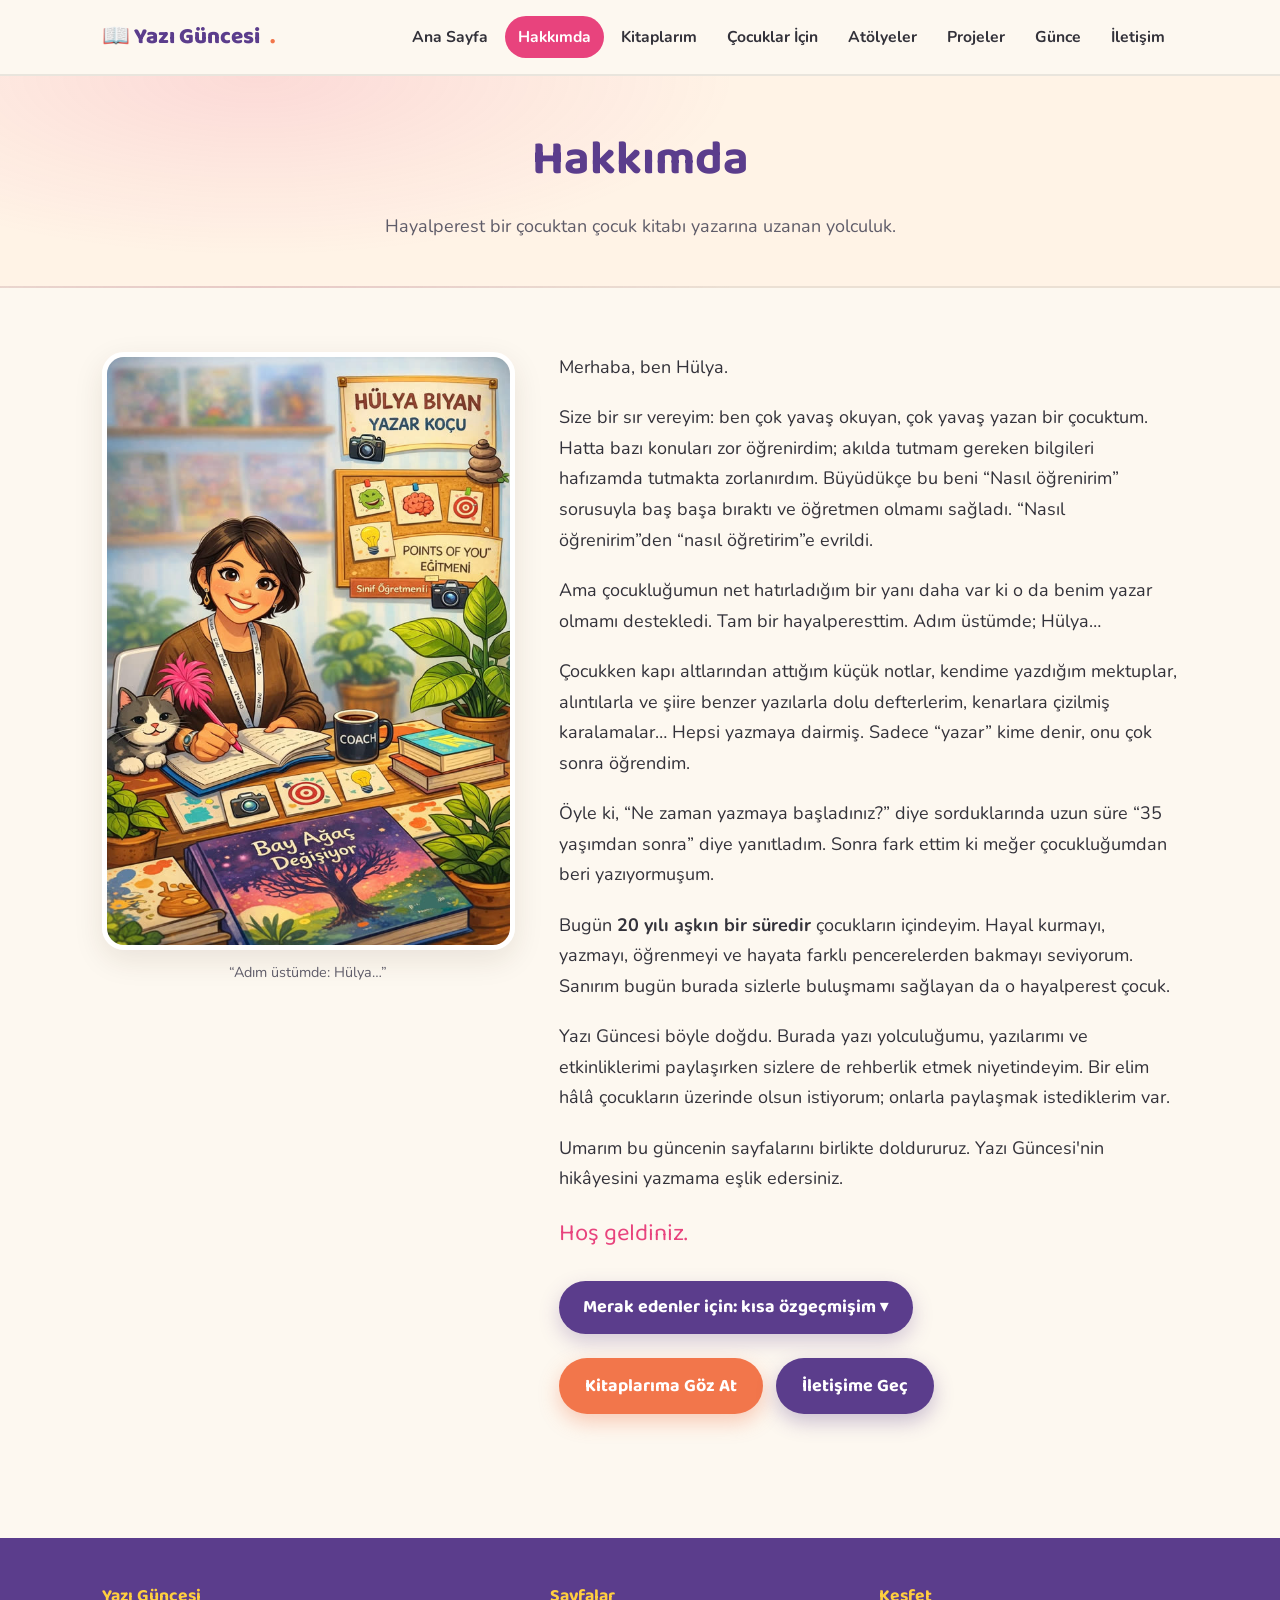
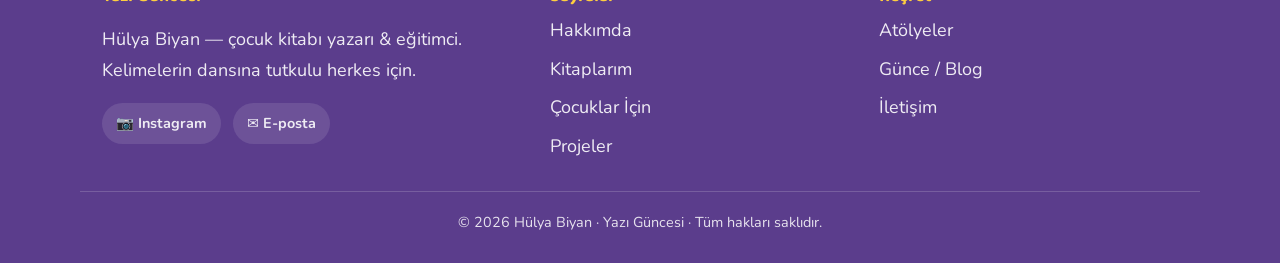
<file: hakkimda.html>
<!DOCTYPE html>
<html lang="tr">
<head>
  <!-- Google tag (gtag.js) -->
  <script async src="https://www.googletagmanager.com/gtag/js?id=G-HT4XSDDX08"></script>
  <script>
    window.dataLayer = window.dataLayer || [];
    function gtag(){dataLayer.push(arguments);}
    gtag("js", new Date());
    gtag("config", "G-HT4XSDDX08");
  </script>
  <meta charset="UTF-8" />
  <meta name="viewport" content="width=device-width, initial-scale=1.0" />
  <title>Hakkımda — Hülya Biyan | Yazı Güncesi</title>
  <meta name="description" content="Hülya Biyan kimdir? 20 yılı aşkın süredir çocuklarla çalışan eğitimci ve çocuk kitabı yazarının yazı yolculuğu." />
  <link rel="icon" href="data:image/svg+xml,<svg xmlns='http://www.w3.org/2000/svg' viewBox='0 0 100 100'><text y='.9em' font-size='90'>📖</text></svg>" />
  <link rel="preconnect" href="https://fonts.googleapis.com" />
  <link rel="preconnect" href="https://fonts.gstatic.com" crossorigin />
  <link href="https://fonts.googleapis.com/css2?family=Baloo+2:wght@500;600;700;800&family=Nunito:wght@400;600;700;800&display=swap" rel="stylesheet" />
  <link rel="stylesheet" href="assets/css/styles.css" />
  <link rel="canonical" href="https://hulyabiyan.com/hakkimda" />
  <meta property="og:type" content="website" />
  <meta property="og:site_name" content="Yazı Güncesi" />
  <meta property="og:locale" content="tr_TR" />
  <meta property="og:url" content="https://hulyabiyan.com/hakkimda" />
  <meta property="og:title" content="Hakkımda — Hülya Biyan | Yazı Güncesi" />
  <meta property="og:description" content="Hülya Biyan kimdir? 20 yılı aşkın süredir çocuklarla çalışan eğitimci ve çocuk kitabı yazarının yazı yolculuğu." />
  <meta property="og:image" content="https://hulyabiyan.com/assets/img/hulya-portre.jpg" />
  <meta name="twitter:card" content="summary_large_image" />
  <meta name="twitter:title" content="Hakkımda — Hülya Biyan | Yazı Güncesi" />
  <meta name="twitter:description" content="Hülya Biyan kimdir? 20 yılı aşkın süredir çocuklarla çalışan eğitimci ve çocuk kitabı yazarının yazı yolculuğu." />
  <meta name="twitter:image" content="https://hulyabiyan.com/assets/img/hulya-portre.jpg" />
  <script type="application/ld+json">
  {
    "@context": "https://schema.org",
    "@graph": [
      {
        "@type": "Person",
        "@id": "https://hulyabiyan.com/#hulya",
        "name": "Hülya Biyan",
        "url": "https://hulyabiyan.com/",
        "image": "https://hulyabiyan.com/assets/img/hulya-portre.jpg",
        "jobTitle": "Çocuk Kitabı Yazarı ve Eğitimci",
        "description": "20 yılı aşkın süredir çocukların içinde olan bir eğitimci ve çocuk kitabı yazarı.",
        "email": "mailto:biyanhulya@gmail.com",
        "sameAs": [
          "https://instagram.com/hulyabiyan_yaziguncesi"
        ],
        "knowsAbout": [
          "Çocuk edebiyatı",
          "Yaratıcı yazarlık",
          "Okuma kültürü"
        ]
      }
    ]
  }
  </script>
</head>
<body>

  <header class="ust-bar">
    <div class="kapsayici ust-ic">
      <a class="logo" href="/">📖 Yazı Güncesi<span class="nokta">.</span></a>
      <button class="menu-btn" aria-label="Menü" aria-expanded="false">☰</button>
      <nav>
        <ul class="menu" id="menu">
          <li><a href="/">Ana Sayfa</a></li>
          <li><a href="/hakkimda" class="aktif">Hakkımda</a></li>
          <li><a href="/kitaplarim">Kitaplarım</a></li>
          <li><a href="/cocuklar-icin">Çocuklar İçin</a></li>
          <li><a href="/atolyeler">Atölyeler</a></li>
          <li><a href="/projeler">Projeler</a></li>
          <li><a href="/gunce">Günce</a></li>
          <li><a href="/iletisim">İletişim</a></li>
        </ul>
      </nav>
    </div>
  </header>

  <section class="sayfa-basi">
    <div class="kapsayici">
      <h1>Hakkımda</h1>
      <p>Hayalperest bir çocuktan çocuk kitabı yazarına uzanan yolculuk.</p>
    </div>
  </section>

  <section>
    <div class="kapsayici hakkimda-grid">
      <div class="foto-yigin">
        <img src="assets/img/hulya-illustrasyon.jpg" alt="Hülya Biyan'ı çalışma masasında anlatan illüstrasyon: yazar koçu, Points of You eğitmeni ve sınıf öğretmeni" width="608" height="888" loading="lazy" decoding="async" />
        <p class="altyazi">“Adım üstümde: Hülya…”</p>
      </div>
      <div class="metin-blok">
        <p>Merhaba, ben Hülya.</p>
        <p>
          Size bir sır vereyim: ben çok yavaş okuyan, çok yavaş yazan bir çocuktum. Hatta bazı
          konuları zor öğrenirdim; akılda tutmam gereken bilgileri hafızamda tutmakta zorlanırdım.
          Büyüdükçe bu beni “Nasıl öğrenirim” sorusuyla baş başa bıraktı ve öğretmen olmamı sağladı.
          “Nasıl öğrenirim”den “nasıl öğretirim”e evrildi.
        </p>
        <p>
          Ama çocukluğumun net hatırladığım bir yanı daha var ki o da benim yazar olmamı destekledi.
          Tam bir hayalperesttim. Adım üstümde; Hülya…
        </p>
        <p>
          Çocukken kapı altlarından attığım küçük notlar, kendime yazdığım mektuplar, alıntılarla ve
          şiire benzer yazılarla dolu defterlerim, kenarlara çizilmiş karalamalar… Hepsi yazmaya
          dairmiş. Sadece “yazar” kime denir, onu çok sonra öğrendim.
        </p>
        <p>
          Öyle ki, “Ne zaman yazmaya başladınız?” diye sorduklarında uzun süre “35 yaşımdan sonra”
          diye yanıtladım. Sonra fark ettim ki meğer çocukluğumdan beri yazıyormuşum.
        </p>
        <p>
          Bugün <strong>20 yılı aşkın bir süredir</strong> çocukların içindeyim. Hayal kurmayı,
          yazmayı, öğrenmeyi ve hayata farklı pencerelerden bakmayı seviyorum. Sanırım bugün burada
          sizlerle buluşmamı sağlayan da o hayalperest çocuk.
        </p>
        <p>
          Yazı Güncesi böyle doğdu. Burada yazı yolculuğumu, yazılarımı ve etkinliklerimi
          paylaşırken sizlere de rehberlik etmek niyetindeyim. Bir elim hâlâ çocukların üzerinde
          olsun istiyorum; onlarla paylaşmak istediklerim var.
        </p>
        <p>
          Umarım bu güncenin sayfalarını birlikte doldururuz. Yazı Güncesi'nin hikâyesini yazmama
          eşlik edersiniz.
        </p>
        <p class="imza">Hoş geldiniz.</p>

        <!-- MERAK EDENLER İÇİN: açılır özgeçmiş -->
        <details class="proje-detay ozgecmis-kutu">
          <summary class="devamini-oku ozgecmis" aria-label="Kısa özgeçmişimi göster"></summary>
          <div class="ozgecmis-ic">
            <p class="ozgecmis-roller">
              Sınıf Öğretmeni · Çocuk Kitabı Yazarı · Yazar Koçu
            </p>
            <p>Öğrenmeyi ve anlatmayı hep merak ettim; bu merak beni birçok eğitime götürdü.</p>

            <h4>Öğrenmeye dair</h4>
            <p class="ozgecmis-grup">
              Zihin Haritaları Eğitmen Eğitimi · Öğrenme Güçlüğü Uygulayıcı Eğitimi
            </p>

            <h4>Anlatmaya dair</h4>
            <p class="ozgecmis-grup">
              Hikâye Anlatıcılığı · Yaratıcı Yazma · Yaratıcı Drama
            </p>

            <h4>İnsana dair</h4>
            <p class="ozgecmis-grup">
              İletişim, Liderlik ve Sunum Becerileri · Points of You® Eğitmen ve Uygulayıcı ·
              ICF onaylı Profesyonel Koçluk
            </p>

            <p class="ozgecmis-kapanis">
              Yazma yolculuğunuzda yanınızda olabilirim — çocuklarla ve yetişkinlerle birlikte
              neler yapabileceğimizi <a href="/atolyeler">Atölyeler sayfasında</a> bulabilirsiniz.
            </p>
          </div>
        </details>
        <p style="margin-top:24px;">
          <a class="btn btn-birincil" href="/kitaplarim">Kitaplarıma Göz At</a>
          <a class="btn btn-ana" href="/iletisim" style="margin-left:8px;">İletişime Geç</a>
        </p>
      </div>
    </div>
  </section>

  <footer class="footer">
    <div class="kapsayici footer-ic">
      <div>
        <h4>Yazı Güncesi</h4>
        <p style="opacity:.9;">Hülya Biyan — çocuk kitabı yazarı & eğitimci. Kelimelerin dansına tutkulu herkes için.</p>
        <div class="sosyal-satir">
          <a href="https://instagram.com/hulyabiyan_yaziguncesi" target="_blank" rel="noopener">📷 Instagram</a>
          <a href="mailto:biyanhulya@gmail.com">✉️ E-posta</a>
        </div>
      </div>
      <div>
        <h4>Sayfalar</h4>
        <ul>
          <li><a href="/hakkimda">Hakkımda</a></li>
          <li><a href="/kitaplarim">Kitaplarım</a></li>
          <li><a href="/cocuklar-icin">Çocuklar İçin</a></li>
          <li><a href="/projeler">Projeler</a></li>
        </ul>
      </div>
      <div>
        <h4>Keşfet</h4>
        <ul>
          <li><a href="/atolyeler">Atölyeler</a></li>
          <li><a href="/gunce">Günce / Blog</a></li>
          <li><a href="/iletisim">İletişim</a></li>
        </ul>
      </div>
    </div>
    <div class="kapsayici telif">© 2026 Hülya Biyan · Yazı Güncesi · Tüm hakları saklıdır.</div>
  </footer>

  <script src="assets/js/script.js"></script>
</body>
</html>
</file>
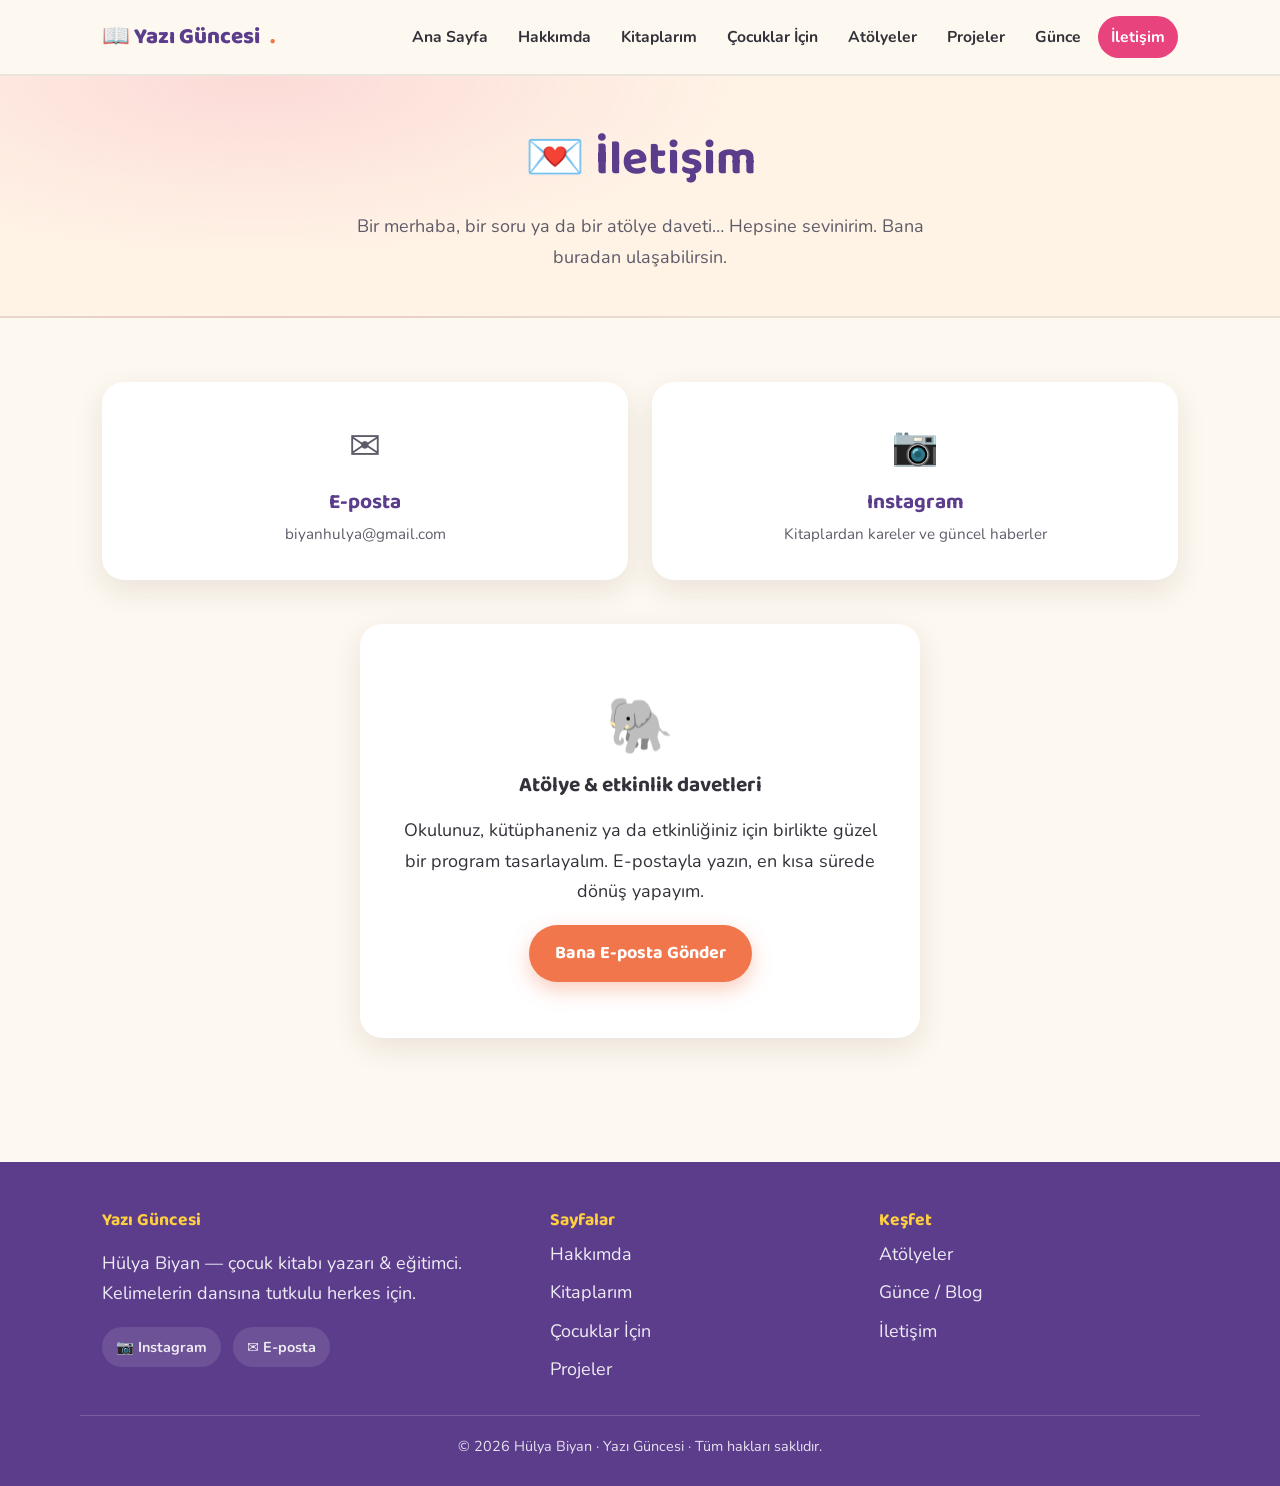
<file: iletisim.html>
<!DOCTYPE html>
<html lang="tr">
<head>
  <!-- Google tag (gtag.js) -->
  <script async src="https://www.googletagmanager.com/gtag/js?id=G-HT4XSDDX08"></script>
  <script>
    window.dataLayer = window.dataLayer || [];
    function gtag(){dataLayer.push(arguments);}
    gtag("js", new Date());
    gtag("config", "G-HT4XSDDX08");
  </script>
  <meta charset="UTF-8" />
  <meta name="viewport" content="width=device-width, initial-scale=1.0" />
  <title>İletişim — Yazı Güncesi | Hülya Biyan</title>
  <meta name="description" content="Hülya Biyan ile iletişime geçin: e-posta ve Instagram. Atölye, okul ve kütüphane davetleri için." />
  <link rel="icon" href="data:image/svg+xml,<svg xmlns='http://www.w3.org/2000/svg' viewBox='0 0 100 100'><text y='.9em' font-size='90'>📖</text></svg>" />
  <link rel="preconnect" href="https://fonts.googleapis.com" />
  <link rel="preconnect" href="https://fonts.gstatic.com" crossorigin />
  <link href="https://fonts.googleapis.com/css2?family=Baloo+2:wght@500;600;700;800&family=Nunito:wght@400;600;700;800&display=swap" rel="stylesheet" />
  <link rel="stylesheet" href="assets/css/styles.css" />
  <link rel="canonical" href="https://hulyabiyan.com/iletisim" />
  <meta property="og:type" content="website" />
  <meta property="og:site_name" content="Yazı Güncesi" />
  <meta property="og:locale" content="tr_TR" />
  <meta property="og:url" content="https://hulyabiyan.com/iletisim" />
  <meta property="og:title" content="İletişim — Yazı Güncesi | Hülya Biyan" />
  <meta property="og:description" content="Hülya Biyan ile iletişime geçin: e-posta ve Instagram. Atölye, okul ve kütüphane davetleri için." />
  <meta property="og:image" content="https://hulyabiyan.com/assets/img/hulya-portre.jpg" />
  <meta name="twitter:card" content="summary_large_image" />
  <meta name="twitter:title" content="İletişim — Yazı Güncesi | Hülya Biyan" />
  <meta name="twitter:description" content="Hülya Biyan ile iletişime geçin: e-posta ve Instagram. Atölye, okul ve kütüphane davetleri için." />
  <meta name="twitter:image" content="https://hulyabiyan.com/assets/img/hulya-portre.jpg" />
</head>
<body>

  <header class="ust-bar">
    <div class="kapsayici ust-ic">
      <a class="logo" href="/">📖 Yazı Güncesi<span class="nokta">.</span></a>
      <button class="menu-btn" aria-label="Menü" aria-expanded="false">☰</button>
      <nav>
        <ul class="menu" id="menu">
          <li><a href="/">Ana Sayfa</a></li>
          <li><a href="/hakkimda">Hakkımda</a></li>
          <li><a href="/kitaplarim">Kitaplarım</a></li>
          <li><a href="/cocuklar-icin">Çocuklar İçin</a></li>
          <li><a href="/atolyeler">Atölyeler</a></li>
          <li><a href="/projeler">Projeler</a></li>
          <li><a href="/gunce">Günce</a></li>
          <li><a href="/iletisim" class="aktif">İletişim</a></li>
        </ul>
      </nav>
    </div>
  </header>

  <section class="sayfa-basi">
    <div class="kapsayici">
      <h1>💌 İletişim</h1>
      <p>Bir merhaba, bir soru ya da bir atölye daveti… Hepsine sevinirim. Bana buradan ulaşabilirsin.</p>
    </div>
  </section>

  <section>
    <div class="kapsayici">
      <div class="iletisim-grid">
        <a class="iletisim-kart" href="mailto:biyanhulya@gmail.com">
          <span class="ikon">✉️</span>
          <h3>E-posta</h3>
          <span>biyanhulya@gmail.com</span>
        </a>
        <a class="iletisim-kart" href="https://instagram.com/hulyabiyan_yaziguncesi" target="_blank" rel="noopener">
          <span class="ikon">📷</span>
          <h3>Instagram</h3>
          <span>Kitaplardan kareler ve güncel haberler</span>
        </a>
      </div>

      <div class="bos-durum" style="margin-top:44px;">
        <span class="ikon">🐘</span>
        <h3>Atölye & etkinlik davetleri</h3>
        <p>
          Okulunuz, kütüphaneniz ya da etkinliğiniz için birlikte güzel bir program tasarlayalım.
          E-postayla yazın, en kısa sürede dönüş yapayım.
        </p>
        <a class="btn btn-birincil" href="mailto:biyanhulya@gmail.com?subject=Atölye%20Daveti">Bana E-posta Gönder</a>
      </div>
    </div>
  </section>

  <footer class="footer">
    <div class="kapsayici footer-ic">
      <div>
        <h4>Yazı Güncesi</h4>
        <p style="opacity:.9;">Hülya Biyan — çocuk kitabı yazarı & eğitimci. Kelimelerin dansına tutkulu herkes için.</p>
        <div class="sosyal-satir">
          <a href="https://instagram.com/hulyabiyan_yaziguncesi" target="_blank" rel="noopener">📷 Instagram</a>
          <a href="mailto:biyanhulya@gmail.com">✉️ E-posta</a>
        </div>
      </div>
      <div>
        <h4>Sayfalar</h4>
        <ul>
          <li><a href="/hakkimda">Hakkımda</a></li>
          <li><a href="/kitaplarim">Kitaplarım</a></li>
          <li><a href="/cocuklar-icin">Çocuklar İçin</a></li>
          <li><a href="/projeler">Projeler</a></li>
        </ul>
      </div>
      <div>
        <h4>Keşfet</h4>
        <ul>
          <li><a href="/atolyeler">Atölyeler</a></li>
          <li><a href="/gunce">Günce / Blog</a></li>
          <li><a href="/iletisim">İletişim</a></li>
        </ul>
      </div>
    </div>
    <div class="kapsayici telif">© 2026 Hülya Biyan · Yazı Güncesi · Tüm hakları saklıdır.</div>
  </footer>

  <script src="assets/js/script.js"></script>
</body>
</html>
</file>
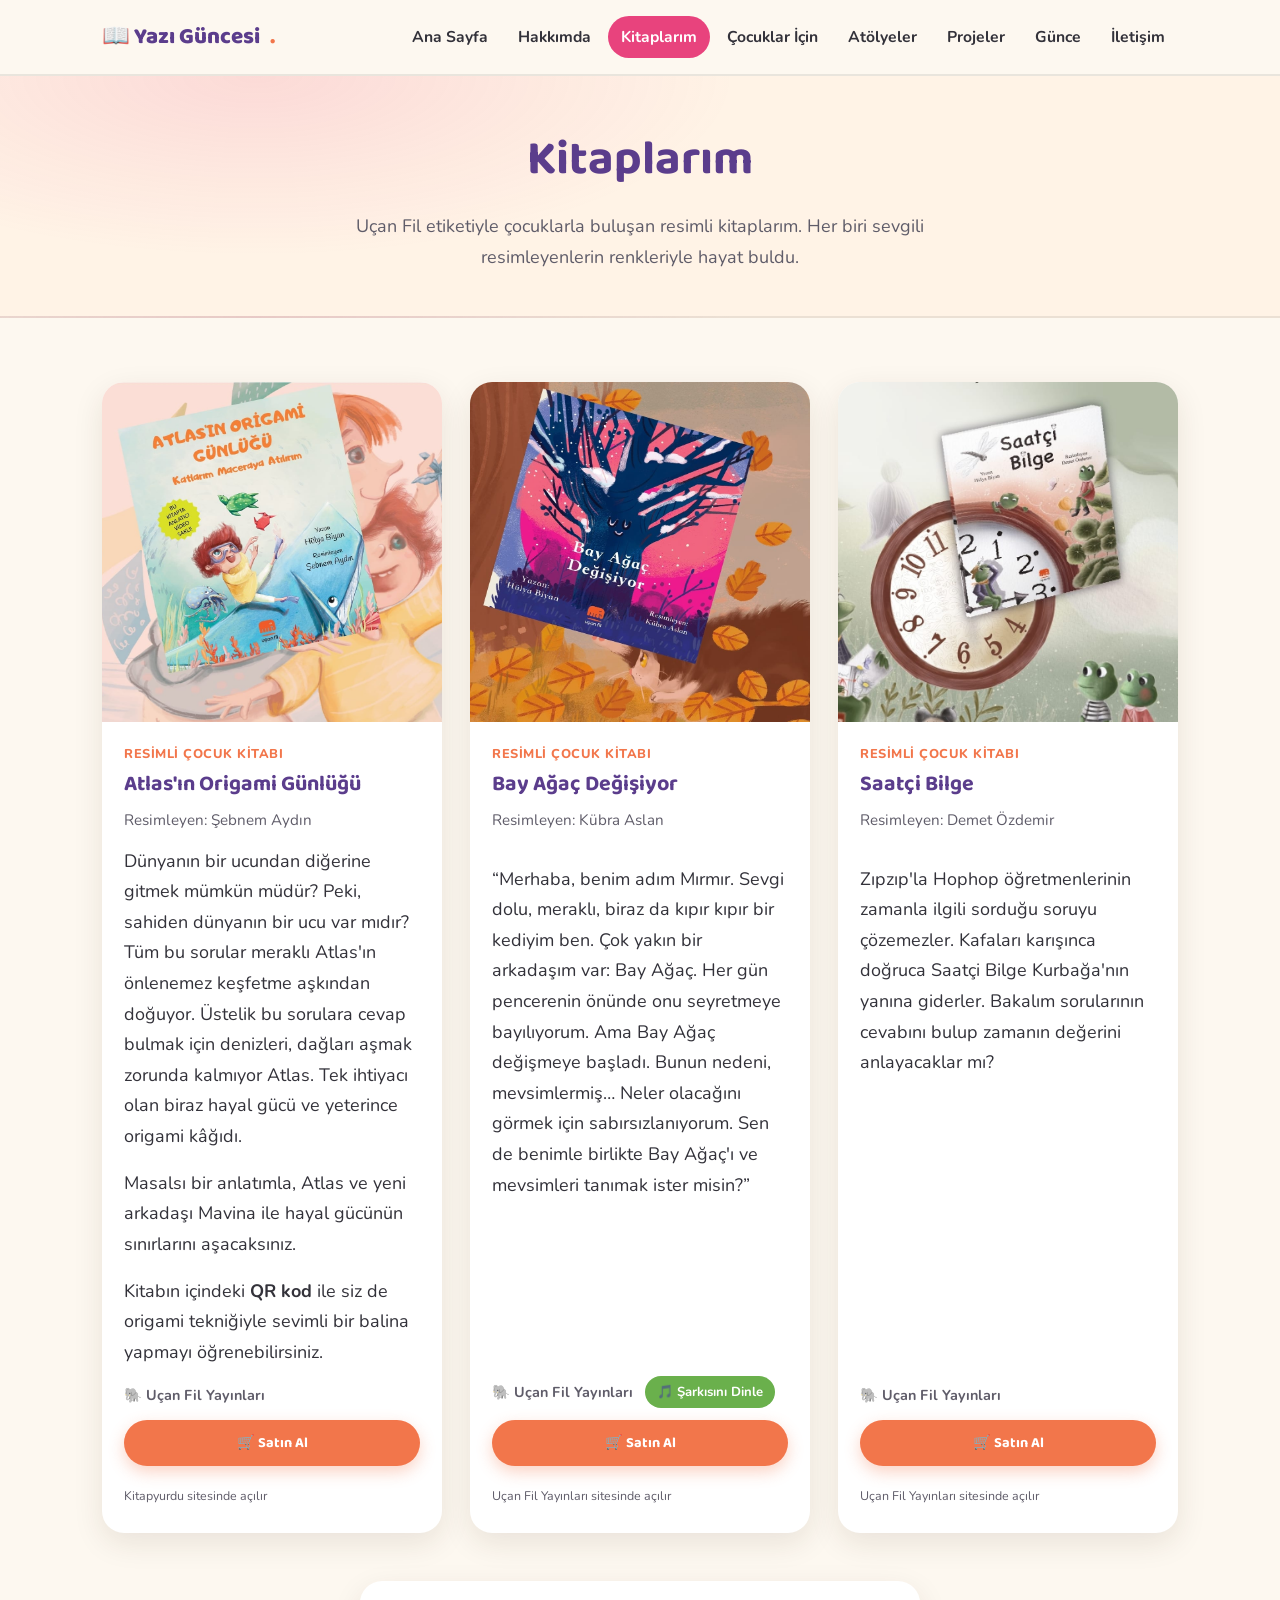
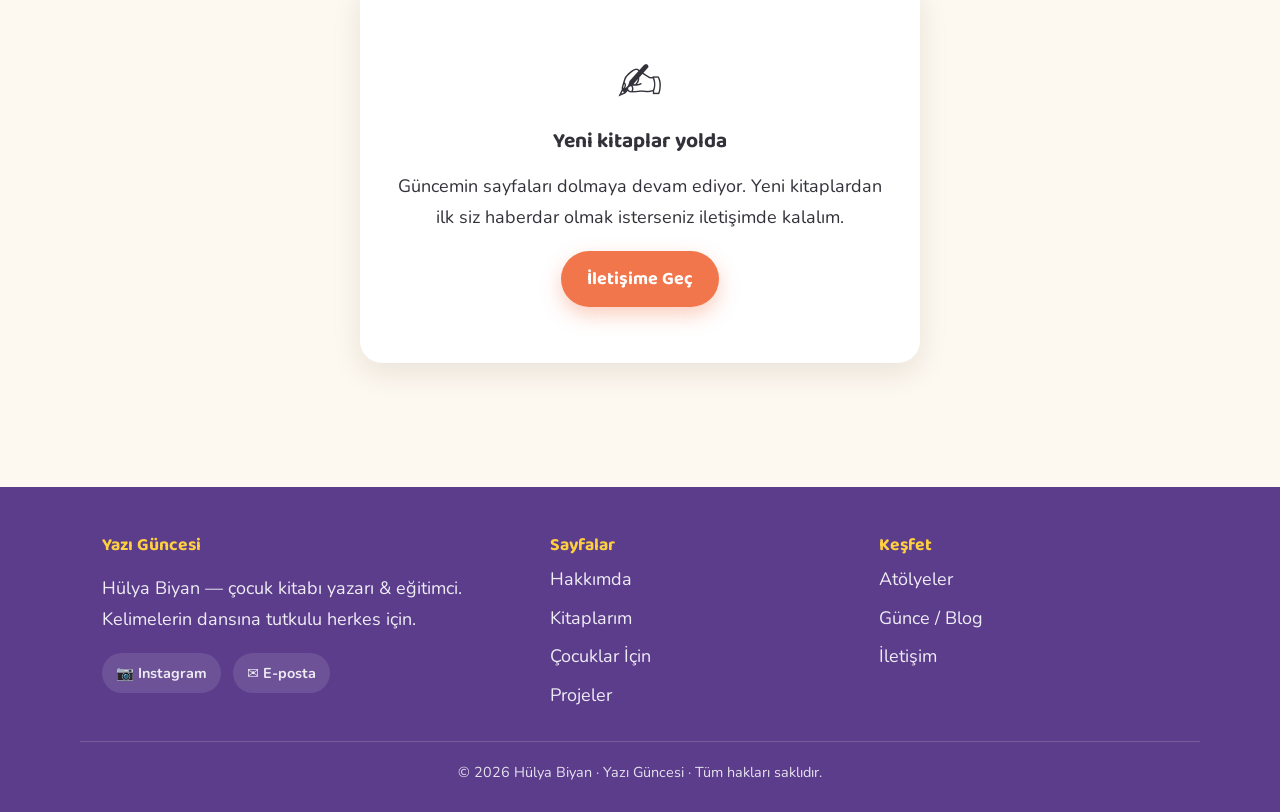
<file: kitaplarim.html>
<!DOCTYPE html>
<html lang="tr">
<head>
  <!-- Google tag (gtag.js) -->
  <script async src="https://www.googletagmanager.com/gtag/js?id=G-HT4XSDDX08"></script>
  <script>
    window.dataLayer = window.dataLayer || [];
    function gtag(){dataLayer.push(arguments);}
    gtag("js", new Date());
    gtag("config", "G-HT4XSDDX08");
  </script>
  <meta charset="UTF-8" />
  <meta name="viewport" content="width=device-width, initial-scale=1.0" />
  <title>Kitaplarım — Hülya Biyan | Yazı Güncesi</title>
  <meta name="description" content="Hülya Biyan'ın çocuk kitapları: Atlas'ın Origami Günlüğü, Bay Ağaç Değişiyor, Saatçi Bilge. Uçan Fil Yayınları." />
  <link rel="icon" href="data:image/svg+xml,<svg xmlns='http://www.w3.org/2000/svg' viewBox='0 0 100 100'><text y='.9em' font-size='90'>📖</text></svg>" />
  <link rel="preconnect" href="https://fonts.googleapis.com" />
  <link rel="preconnect" href="https://fonts.gstatic.com" crossorigin />
  <link href="https://fonts.googleapis.com/css2?family=Baloo+2:wght@500;600;700;800&family=Nunito:wght@400;600;700;800&display=swap" rel="stylesheet" />
  <link rel="stylesheet" href="assets/css/styles.css" />
  <link rel="canonical" href="https://hulyabiyan.com/kitaplarim" />
  <meta property="og:type" content="website" />
  <meta property="og:site_name" content="Yazı Güncesi" />
  <meta property="og:locale" content="tr_TR" />
  <meta property="og:url" content="https://hulyabiyan.com/kitaplarim" />
  <meta property="og:title" content="Kitaplarım — Hülya Biyan | Yazı Güncesi" />
  <meta property="og:description" content="Hülya Biyan'ın çocuk kitapları: Atlas'ın Origami Günlüğü, Bay Ağaç Değişiyor, Saatçi Bilge. Uçan Fil Yayınları." />
  <meta property="og:image" content="https://hulyabiyan.com/assets/img/atlas-origami.jpg" />
  <meta name="twitter:card" content="summary_large_image" />
  <meta name="twitter:title" content="Kitaplarım — Hülya Biyan | Yazı Güncesi" />
  <meta name="twitter:description" content="Hülya Biyan'ın çocuk kitapları: Atlas'ın Origami Günlüğü, Bay Ağaç Değişiyor, Saatçi Bilge. Uçan Fil Yayınları." />
  <meta name="twitter:image" content="https://hulyabiyan.com/assets/img/atlas-origami.jpg" />
  <script type="application/ld+json">
  {
    "@context": "https://schema.org",
    "@graph": [
      {
        "@type": "Person",
        "@id": "https://hulyabiyan.com/#hulya",
        "name": "Hülya Biyan",
        "url": "https://hulyabiyan.com/",
        "image": "https://hulyabiyan.com/assets/img/hulya-portre.jpg",
        "jobTitle": "Çocuk Kitabı Yazarı ve Eğitimci",
        "description": "20 yılı aşkın süredir çocukların içinde olan bir eğitimci ve çocuk kitabı yazarı.",
        "email": "mailto:biyanhulya@gmail.com",
        "sameAs": [
          "https://instagram.com/hulyabiyan_yaziguncesi"
        ],
        "knowsAbout": [
          "Çocuk edebiyatı",
          "Yaratıcı yazarlık",
          "Okuma kültürü"
        ]
      },
      {
        "@type": "Book",
        "name": "Atlas'ın Origami Günlüğü",
        "alternateName": "Katlarım Maceraya Atılırım",
        "author": {
          "@id": "https://hulyabiyan.com/#hulya"
        },
        "illustrator": {
          "@type": "Person",
          "name": "Şebnem Aydın"
        },
        "publisher": {
          "@type": "Organization",
          "name": "Uçan Fil Yayınları"
        },
        "inLanguage": "tr",
        "bookFormat": "https://schema.org/Hardcover",
        "image": "https://hulyabiyan.com/assets/img/atlas-origami.jpg",
        "description": "Meraklı Atlas'ın tek ihtiyacı biraz hayal gücü ve yeterince origami kâğıdı. Yeni arkadaşı Mavina ile hayal gücünün sınırlarını aşın. Kitaptaki QR kod ile origami balina yapmayı öğrenin."
      },
      {
        "@type": "Book",
        "name": "Bay Ağaç Değişiyor",
        "author": {
          "@id": "https://hulyabiyan.com/#hulya"
        },
        "illustrator": {
          "@type": "Person",
          "name": "Kübra Aslan"
        },
        "publisher": {
          "@type": "Organization",
          "name": "Uçan Fil Yayınları"
        },
        "inLanguage": "tr",
        "bookFormat": "https://schema.org/Hardcover",
        "image": "https://hulyabiyan.com/assets/img/bay-agac.jpg",
        "description": "Kedi Mırmır'ın çok yakın bir arkadaşı var: Bay Ağaç. Ama Bay Ağaç değişmeye başlar, çünkü mevsimler geçmektedir. Mırmır'la birlikte mevsimleri tanıyın."
      },
      {
        "@type": "Book",
        "name": "Saatçi Bilge",
        "author": {
          "@id": "https://hulyabiyan.com/#hulya"
        },
        "illustrator": {
          "@type": "Person",
          "name": "Demet Özdemir"
        },
        "publisher": {
          "@type": "Organization",
          "name": "Uçan Fil Yayınları"
        },
        "inLanguage": "tr",
        "bookFormat": "https://schema.org/Hardcover",
        "image": "https://hulyabiyan.com/assets/img/saatci-bilge.jpg",
        "description": "Zıpzıp'la Hophop, zamanla ilgili sorunun cevabı için Saatçi Bilge Kurbağa'ya gider."
      }
    ]
  }
  </script>
</head>
<body>

  <header class="ust-bar">
    <div class="kapsayici ust-ic">
      <a class="logo" href="/">📖 Yazı Güncesi<span class="nokta">.</span></a>
      <button class="menu-btn" aria-label="Menü" aria-expanded="false">☰</button>
      <nav>
        <ul class="menu" id="menu">
          <li><a href="/">Ana Sayfa</a></li>
          <li><a href="/hakkimda">Hakkımda</a></li>
          <li><a href="/kitaplarim" class="aktif">Kitaplarım</a></li>
          <li><a href="/cocuklar-icin">Çocuklar İçin</a></li>
          <li><a href="/atolyeler">Atölyeler</a></li>
          <li><a href="/projeler">Projeler</a></li>
          <li><a href="/gunce">Günce</a></li>
          <li><a href="/iletisim">İletişim</a></li>
        </ul>
      </nav>
    </div>
  </header>

  <section class="sayfa-basi">
    <div class="kapsayici">
      <h1>Kitaplarım</h1>
      <p>Uçan Fil etiketiyle çocuklarla buluşan resimli kitaplarım. Her biri sevgili resimleyenlerin renkleriyle hayat buldu.</p>
    </div>
  </section>

  <section>
    <div class="kapsayici">
      <div class="izgara izgara-3">

        <article class="kart">
          <div class="kitap-gorsel"><img src="assets/img/atlas-origami.jpg" alt="Atlas'ın Origami Günlüğü kitabı kapağı" width="1078" height="1057" loading="lazy" decoding="async" /></div>
          <div class="kitap-govde">
            <span class="kitap-etiket">Resimli Çocuk Kitabı</span>
            <h3>Atlas'ın Origami Günlüğü</h3>
            <p class="resimleyen">Resimleyen: Şebnem Aydın</p>
            <div class="aciklama">
              <p>
                Dünyanın bir ucundan diğerine gitmek mümkün müdür? Peki, sahiden dünyanın bir ucu
                var mıdır? Tüm bu sorular meraklı Atlas'ın önlenemez keşfetme aşkından doğuyor.
                Üstelik bu sorulara cevap bulmak için denizleri, dağları aşmak zorunda kalmıyor
                Atlas. Tek ihtiyacı olan biraz hayal gücü ve yeterince origami kâğıdı.
              </p>
              <p>
                Masalsı bir anlatımla, Atlas ve yeni arkadaşı Mavina ile hayal gücünün
                sınırlarını aşacaksınız.
              </p>
              <p>
                Kitabın içindeki <strong>QR kod</strong> ile siz de origami tekniğiyle sevimli bir
                balina yapmayı öğrenebilirsiniz.
              </p>
            </div>
            <div class="kitap-alt">
              <span class="yayinevi">🐘 Uçan Fil Yayınları</span>
            
              <a class="satin-al" href="https://www.kitapyurdu.com/kitap/atlasin-origami-gunlugu-katlarim-maceraya-atilirim/585075.html" target="_blank" rel="noopener">🛒 Satın Al</a>
              <span class="satin-al-nereden">Kitapyurdu sitesinde açılır</span>
            </div>
          </div>
        </article>

        <article class="kart">
          <div class="kitap-gorsel"><img src="assets/img/bay-agac.jpg" alt="Bay Ağaç Değişiyor kitabı kapağı" width="1030" height="1043" loading="lazy" decoding="async" /></div>
          <div class="kitap-govde">
            <span class="kitap-etiket">Resimli Çocuk Kitabı</span>
            <h3>Bay Ağaç Değişiyor</h3>
            <p class="resimleyen">Resimleyen: Kübra Aslan</p>
            <p class="aciklama">
              “Merhaba, benim adım Mırmır. Sevgi dolu, meraklı, biraz da kıpır kıpır bir kediyim ben.
              Çok yakın bir arkadaşım var: Bay Ağaç. Her gün pencerenin önünde onu seyretmeye
              bayılıyorum. Ama Bay Ağaç değişmeye başladı. Bunun nedeni, mevsimlermiş…
              Neler olacağını görmek için sabırsızlanıyorum. Sen de benimle birlikte Bay Ağaç'ı ve
              mevsimleri tanımak ister misin?”
            </p>
            <div class="kitap-alt">
              <span class="yayinevi">🐘 Uçan Fil Yayınları</span>
              <a class="mini-rozet" href="/cocuklar-icin#sarki">🎵 Şarkısını Dinle</a>
            
              <a class="satin-al" href="https://www.ucanfilkitap.com/bay-agac-degisiyor-9786059933711" target="_blank" rel="noopener">🛒 Satın Al</a>
              <span class="satin-al-nereden">Uçan Fil Yayınları sitesinde açılır</span>
            </div>
          </div>
        </article>

        <article class="kart">
          <div class="kitap-gorsel"><img src="assets/img/saatci-bilge.jpg" alt="Saatçi Bilge kitabı kapağı" width="827" height="815" loading="lazy" decoding="async" /></div>
          <div class="kitap-govde">
            <span class="kitap-etiket">Resimli Çocuk Kitabı</span>
            <h3>Saatçi Bilge</h3>
            <p class="resimleyen">Resimleyen: Demet Özdemir</p>
            <p class="aciklama">
              Zıpzıp'la Hophop öğretmenlerinin zamanla ilgili sorduğu soruyu çözemezler.
              Kafaları karışınca doğruca Saatçi Bilge Kurbağa'nın yanına giderler.
              Bakalım sorularının cevabını bulup zamanın değerini anlayacaklar mı?
            </p>
            <div class="kitap-alt">
              <span class="yayinevi">🐘 Uçan Fil Yayınları</span>
            
              <a class="satin-al" href="https://www.ucanfilkitap.com/saatci-bilge-9786257662390" target="_blank" rel="noopener">🛒 Satın Al</a>
              <span class="satin-al-nereden">Uçan Fil Yayınları sitesinde açılır</span>
            </div>
          </div>
        </article>

      </div>

      <div class="bos-durum" style="margin-top:48px;">
        <span class="ikon">✍️</span>
        <h3>Yeni kitaplar yolda</h3>
        <p>Güncemin sayfaları dolmaya devam ediyor. Yeni kitaplardan ilk siz haberdar olmak isterseniz iletişimde kalalım.</p>
        <a class="btn btn-birincil" href="/iletisim">İletişime Geç</a>
      </div>
    </div>
  </section>

  <footer class="footer">
    <div class="kapsayici footer-ic">
      <div>
        <h4>Yazı Güncesi</h4>
        <p style="opacity:.9;">Hülya Biyan — çocuk kitabı yazarı & eğitimci. Kelimelerin dansına tutkulu herkes için.</p>
        <div class="sosyal-satir">
          <a href="https://instagram.com/hulyabiyan_yaziguncesi" target="_blank" rel="noopener">📷 Instagram</a>
          <a href="mailto:biyanhulya@gmail.com">✉️ E-posta</a>
        </div>
      </div>
      <div>
        <h4>Sayfalar</h4>
        <ul>
          <li><a href="/hakkimda">Hakkımda</a></li>
          <li><a href="/kitaplarim">Kitaplarım</a></li>
          <li><a href="/cocuklar-icin">Çocuklar İçin</a></li>
          <li><a href="/projeler">Projeler</a></li>
        </ul>
      </div>
      <div>
        <h4>Keşfet</h4>
        <ul>
          <li><a href="/atolyeler">Atölyeler</a></li>
          <li><a href="/gunce">Günce / Blog</a></li>
          <li><a href="/iletisim">İletişim</a></li>
        </ul>
      </div>
    </div>
    <div class="kapsayici telif">© 2026 Hülya Biyan · Yazı Güncesi · Tüm hakları saklıdır.</div>
  </footer>

  <script src="assets/js/script.js"></script>
</body>
</html>
</file>
<file: assets/css/styles.css>
/* =========================================================
   Yazı Güncesi — Hülya Biyan kişisel sitesi
   Renkli & canlı tema. Tüm ayarlar :root değişkenlerinde.
   ========================================================= */

:root {
  /* Kitap kapaklarından türetilmiş palet */
  --deniz:      #2ea3c8;   /* Atlas – deniz mavisi */
  --deniz-koyu: #1c6f8c;
  --mercan:     #f2764b;   /* turuncu/mercan */
  --pembe:      #e8437d;   /* Bay Ağaç pembesi */
  --mor:        #5b3d8c;   /* Bay Ağaç moru */
  --yaprak:     #6ab04c;   /* Saatçi Bilge yeşili */
  --sari:       #ffcf3f;   /* neşeli sarı */

  --zemin:      #fdf8f0;   /* sıcak krem zemin */
  --zemin-alt:  #fff3e6;
  --kart:       #ffffff;
  --metin:      #33323a;
  --metin-soft: #5f5c69;
  --cizgi:      rgba(0,0,0,.08);

  --golge:      0 10px 30px rgba(60,40,20,.10);
  --golge-hover:0 16px 40px rgba(60,40,20,.16);
  --radius:     22px;
  --radius-sm:  14px;

  --font-baslik: "Baloo 2", "Comic Sans MS", system-ui, sans-serif;
  --font-govde:  "Nunito", system-ui, -apple-system, Segoe UI, Roboto, sans-serif;

  --en:  1120px;
}

* { box-sizing: border-box; }

html { scroll-behavior: smooth; }

body {
  margin: 0;
  font-family: var(--font-govde);
  color: var(--metin);
  background: var(--zemin);
  line-height: 1.7;
  font-size: 18px;
  -webkit-font-smoothing: antialiased;
}

h1, h2, h3, h4 {
  font-family: var(--font-baslik);
  line-height: 1.15;
  margin: 0 0 .5em;
  font-weight: 700;
}

a { color: var(--deniz-koyu); }

/* width/height öznitelikleri CLS'i önler; height:auto oranı korur */
img { max-width: 100%; height: auto; display: block; }

.kapsayici {
  width: 100%;
  max-width: var(--en);
  margin: 0 auto;
  padding: 0 22px;
}

/* ---------- Üst menü ---------- */
.ust-bar {
  position: sticky;
  top: 0;
  z-index: 50;
  background: rgba(253,248,240,.9);
  backdrop-filter: blur(8px);
  border-bottom: 2px solid var(--cizgi);
}
.ust-ic {
  display: flex;
  align-items: center;
  justify-content: space-between;
  gap: 16px;
  min-height: 74px;
}
.logo {
  display: inline-flex;
  align-items: center;
  gap: 10px;
  font-family: var(--font-baslik);
  font-weight: 800;
  font-size: 1.4rem;
  color: var(--mor);
  text-decoration: none;
  white-space: nowrap;
}
.logo .nokta { color: var(--mercan); }

.menu {
  display: flex;
  align-items: center;
  gap: 4px;
  list-style: none;
  margin: 0;
  padding: 0;
  flex-wrap: wrap;
}
.menu a {
  display: inline-block;
  padding: 8px 13px;
  border-radius: 999px;
  color: var(--metin);
  text-decoration: none;
  font-weight: 700;
  font-size: .98rem;
  transition: background .18s, color .18s;
}
.menu a:hover { background: var(--zemin-alt); color: var(--pembe); }
.menu a.aktif { background: var(--pembe); color: #fff; }

.menu-btn {
  display: none;
  background: var(--pembe);
  color: #fff;
  border: none;
  width: 46px; height: 46px;
  border-radius: 12px;
  font-size: 1.5rem;
  cursor: pointer;
}

/* ---------- Butonlar ---------- */
.btn {
  display: inline-block;
  padding: 13px 26px;
  border-radius: 999px;
  font-family: var(--font-baslik);
  font-weight: 700;
  text-decoration: none;
  cursor: pointer;
  border: none;
  transition: transform .15s, box-shadow .15s;
}
.btn:hover { transform: translateY(-2px); }
.btn-birincil { background: var(--mercan); color: #fff; box-shadow: 0 8px 20px rgba(242,118,75,.35); }
.btn-ikincil  { background: var(--deniz);  color: #fff; box-shadow: 0 8px 20px rgba(46,163,200,.35); }
.btn-ana      { background: var(--mor);    color: #fff; box-shadow: 0 8px 20px rgba(91,61,140,.30); }

/* ---------- Genel bölüm ---------- */
section { padding: 64px 0; }
.bolum-baslik {
  font-size: clamp(1.8rem, 4vw, 2.6rem);
  text-align: center;
  color: var(--mor);
  margin-bottom: 8px;
}
.bolum-alt {
  text-align: center;
  color: var(--metin-soft);
  max-width: 620px;
  margin: 0 auto 44px;
}

/* ---------- Hero (ana sayfa) ---------- */
.hero {
  background:
    radial-gradient(1200px 500px at 15% -10%, rgba(46,163,200,.16), transparent 60%),
    radial-gradient(1000px 500px at 100% 10%, rgba(232,67,125,.14), transparent 55%),
    var(--zemin);
  padding: 70px 0 60px;
  overflow: hidden;
}
.hero-ic {
  display: grid;
  grid-template-columns: 1.15fr .85fr;
  gap: 48px;
  align-items: center;
}
.hero .rozet {
  display: inline-block;
  background: var(--sari);
  color: #6b4b00;
  font-weight: 800;
  font-family: var(--font-baslik);
  padding: 6px 16px;
  border-radius: 999px;
  font-size: .95rem;
  margin-bottom: 18px;
}
.hero h1 {
  font-size: clamp(2.3rem, 5.5vw, 3.6rem);
  color: var(--mor);
  margin-bottom: .3em;
}
.hero h1 span { color: var(--mercan); }
.hero p.giris {
  font-size: 1.12rem;
  color: var(--metin-soft);
  margin-bottom: 26px;
}
.hero-butonlar { display: flex; gap: 14px; flex-wrap: wrap; }

.hero-gorsel {
  position: relative;
  display: grid;
  place-items: center;
}
.hero-gorsel .halka {
  position: absolute;
  inset: 0;
  margin: auto;
  width: 340px; height: 340px;
  border-radius: 50%;
  background: linear-gradient(135deg, var(--deniz), var(--pembe));
  filter: blur(2px);
  opacity: .18;
}
.hero-gorsel img {
  position: relative;
  width: min(340px, 80%);
  border-radius: 26px;
  box-shadow: var(--golge);
  transform: rotate(-3deg);
  border: 6px solid #fff;
}

/* ---------- Şerit (renkli vurgular) ---------- */
.serit {
  background: linear-gradient(90deg, var(--deniz), var(--mor), var(--pembe));
  color: #fff;
  text-align: center;
  padding: 44px 0;
}
.serit h2 { color: #fff; font-size: clamp(1.6rem, 3.5vw, 2.2rem); }
.serit p { opacity: .95; max-width: 640px; margin: 0 auto 22px; }

/* ---------- Kart ızgarası ---------- */
.izgara {
  display: grid;
  gap: 28px;
}
.izgara-3 { grid-template-columns: repeat(3, 1fr); }
.izgara-2 { grid-template-columns: repeat(2, 1fr); }

.kart {
  background: var(--kart);
  border-radius: var(--radius);
  box-shadow: var(--golge);
  overflow: hidden;
  transition: transform .2s, box-shadow .2s;
  display: flex;
  flex-direction: column;
}
.kart:hover { transform: translateY(-6px); box-shadow: var(--golge-hover); }

/* ---------- Kitap kartı ---------- */
.kitap-gorsel {
  aspect-ratio: 1 / 1;
  background: var(--zemin-alt);
  display: grid;
  place-items: center;
  overflow: hidden;
}
.kitap-gorsel img { width: 100%; height: 100%; object-fit: cover; }
.kitap-govde { padding: 22px 22px 26px; flex: 1; display: flex; flex-direction: column; }
.kitap-govde h3 { color: var(--mor); font-size: 1.35rem; }
.kitap-etiket {
  display: inline-block;
  font-size: .8rem;
  font-weight: 800;
  letter-spacing: .04em;
  text-transform: uppercase;
  color: var(--mercan);
  margin-bottom: 6px;
}
.kitap-govde .resimleyen { color: var(--metin-soft); font-size: .95rem; margin: 0 0 12px; }
.kitap-govde .aciklama { flex: 1; }
/* Çok paragraflı tanıtımlar için */
.kitap-govde .aciklama p { margin: 0 0 .9em; }
.kitap-govde .aciklama p:last-child { margin-bottom: 0; }
.kitap-alt {
  margin-top: 16px;
  display: flex;
  align-items: center;
  gap: 12px;
  flex-wrap: wrap;
  font-size: .9rem;
  color: var(--metin-soft);
}
.yayinevi {
  display: inline-flex; align-items: center; gap: 6px;
  font-weight: 700;
}
.mini-rozet {
  display: inline-flex; align-items: center; gap: 6px;
  background: var(--yaprak); color: #fff;
  padding: 5px 12px; border-radius: 999px;
  font-weight: 700; font-size: .82rem; text-decoration: none;
}

/* Satın al butonu (kitap kartlarında) */
.satin-al {
  display: inline-flex;
  align-items: center;
  gap: 7px;
  background: var(--mercan);
  color: #fff;
  font-family: var(--font-baslik);
  font-weight: 700;
  padding: 11px 22px;
  border-radius: 999px;
  text-decoration: none;
  box-shadow: 0 6px 16px rgba(242,118,75,.32);
  transition: transform .15s, box-shadow .15s;
  width: 100%;
  justify-content: center;
}
.satin-al:hover { transform: translateY(-2px); box-shadow: 0 10px 22px rgba(242,118,75,.42); }
.satin-al-nereden {
  display: block;
  text-align: center;
  font-size: .78rem;
  color: var(--metin-soft);
  margin-top: 7px;
}
/* Ana sayfa kartlarındaki küçük satın al bağlantısı */
.satin-al-mini {
  display: inline-block;
  margin-top: 10px;
  color: var(--mercan);
  font-weight: 800;
  font-size: .92rem;
  text-decoration: none;
}
.satin-al-mini:hover { text-decoration: underline; }

/* ---------- Hakkımda ---------- */
.hakkimda-grid {
  display: grid;
  grid-template-columns: .8fr 1.2fr;
  gap: 44px;
  align-items: start;
}
.foto-yigin { display: grid; gap: 18px; }
.foto-yigin img { border-radius: var(--radius); box-shadow: var(--golge); border: 5px solid #fff; }
.foto-yigin .altyazi { text-align: center; color: var(--metin-soft); font-size: .9rem; margin-top: -8px; }
.metin-blok p { margin: 0 0 1.1em; }
.metin-blok .imza {
  font-family: var(--font-baslik);
  font-size: 1.5rem;
  color: var(--pembe);
}

/* ---------- Çocuklar / Atölye placeholder kartları ---------- */
.eglence-kart {
  background: var(--kart);
  border-radius: var(--radius);
  box-shadow: var(--golge);
  padding: 30px 26px;
  text-align: center;
}
.eglence-kart .ikon {
  font-size: 2.6rem;
  display: block;
  margin-bottom: 10px;
}
.eglence-kart h3 { color: var(--mor); }

/* Şarkı oynatıcı bloğu */
.sarki-kutu {
  background: linear-gradient(135deg, var(--mor), var(--pembe));
  color: #fff;
  border-radius: var(--radius);
  padding: 34px;
  display: grid;
  grid-template-columns: auto 1fr;
  gap: 26px;
  align-items: center;
  box-shadow: var(--golge);
}
.sarki-kutu img { width: 150px; border-radius: 14px; box-shadow: 0 8px 22px rgba(0,0,0,.3); }
.sarki-kutu h3 { color: #fff; font-size: 1.5rem; }
.sarki-kutu p { opacity: .95; margin: 0 0 14px; }
.sarki-kutu video,
.sarki-kutu audio { width: 100%; border-radius: 10px; }
.yakinda-etiket {
  display: inline-block;
  background: rgba(255,255,255,.2);
  padding: 4px 12px; border-radius: 999px;
  font-weight: 700; font-size: .85rem; margin-bottom: 10px;
}

/* ---------- Boş durum (Günce) ---------- */
.bos-durum {
  text-align: center;
  max-width: 560px;
  margin: 20px auto;
  background: var(--kart);
  border-radius: var(--radius);
  box-shadow: var(--golge);
  padding: 56px 34px;
}
.bos-durum .ikon { font-size: 3.4rem; }

/* ---------- İletişim ---------- */
.iletisim-grid {
  display: grid;
  grid-template-columns: repeat(auto-fit, minmax(220px, 1fr));
  gap: 24px;
}
.iletisim-kart {
  background: var(--kart);
  border-radius: var(--radius);
  box-shadow: var(--golge);
  padding: 32px 24px;
  text-align: center;
  text-decoration: none;
  color: var(--metin);
  transition: transform .18s, box-shadow .18s;
}
.iletisim-kart:hover { transform: translateY(-5px); box-shadow: var(--golge-hover); }
.iletisim-kart .ikon { font-size: 2.4rem; display:block; margin-bottom: 10px; }
.iletisim-kart h3 { color: var(--mor); margin-bottom: 4px; }
.iletisim-kart span { color: var(--metin-soft); font-size: .95rem; word-break: break-word; }

/* ---------- Sayfa başlığı (iç sayfalar) ---------- */
.sayfa-basi {
  background:
    radial-gradient(800px 300px at 20% 0%, rgba(232,67,125,.14), transparent 60%),
    var(--zemin-alt);
  text-align: center;
  padding: 56px 0 44px;
  border-bottom: 2px solid var(--cizgi);
}
.sayfa-basi h1 { font-size: clamp(2rem, 5vw, 3rem); color: var(--mor); }
.sayfa-basi p { color: var(--metin-soft); max-width: 620px; margin: 0 auto; }

/* ---------- Alt bilgi ---------- */
.footer {
  background: var(--mor);
  color: #fff;
  padding: 48px 0 28px;
  margin-top: 40px;
}
.footer-ic {
  display: grid;
  grid-template-columns: 1.4fr 1fr 1fr;
  gap: 30px;
}
.footer h4 { color: var(--sari); font-size: 1.1rem; }
.footer a { color: #fff; text-decoration: none; opacity: .9; }
.footer a:hover { opacity: 1; text-decoration: underline; }
.footer ul { list-style: none; padding: 0; margin: 0; display: grid; gap: 8px; }
.sosyal-satir { display: flex; gap: 12px; margin-top: 8px; flex-wrap: wrap; }
.sosyal-satir a {
  display: inline-flex; align-items: center; gap: 7px;
  background: rgba(255,255,255,.12);
  padding: 8px 14px; border-radius: 999px;
  font-weight: 700; font-size: .9rem;
}
.sosyal-satir a:hover { background: rgba(255,255,255,.22); text-decoration: none; }
.footer .telif {
  margin-top: 30px;
  padding-top: 18px;
  border-top: 1px solid rgba(255,255,255,.2);
  text-align: center;
  opacity: .85;
  font-size: .9rem;
}

/* ---------- Projeler ---------- */
.proje-vitrin {
  display: grid;
  grid-template-columns: .9fr 1.1fr;
  gap: 44px;
  align-items: center;
}
.proje-vitrin .vitrin-gorsel img {
  border-radius: var(--radius);
  box-shadow: var(--golge);
  border: 6px solid #fff;
  width: 100%;
}
.proje-vitrin h2 { color: var(--mor); font-size: clamp(1.6rem, 3.5vw, 2.2rem); }
.proje-etiket {
  display: inline-block;
  background: var(--sari);
  color: #6b4b00;
  font-family: var(--font-baslik);
  font-weight: 800;
  padding: 5px 15px;
  border-radius: 999px;
  font-size: .9rem;
  margin-bottom: 14px;
}

/* İstatistik/rakam kutucukları */
.rakam-satiri {
  display: grid;
  grid-template-columns: repeat(4, 1fr);
  gap: 18px;
  margin: 6px 0 0;
}
.rakam {
  background: var(--kart);
  border-radius: var(--radius-sm);
  box-shadow: var(--golge);
  padding: 20px 12px;
  text-align: center;
}
.rakam b {
  display: block;
  font-family: var(--font-baslik);
  font-size: 2rem;
  color: var(--mercan);
  line-height: 1;
}
.rakam span { font-size: .92rem; color: var(--metin-soft); font-weight: 700; }

/* Kitap vitrini */
.kitap-vitrin {
  display: grid;
  grid-template-columns: .8fr 1.2fr;
  gap: 40px;
  align-items: center;
  background: var(--zemin-alt);
  border-radius: var(--radius);
  padding: 34px;
  box-shadow: var(--golge);
}
.kitap-vitrin img { border-radius: var(--radius-sm); box-shadow: var(--golge); width: 100%; }
.kitap-vitrin h3 { color: var(--mor); font-size: 1.6rem; }

/* Foto galeri */
.galeri {
  display: grid;
  grid-template-columns: repeat(4, 1fr);
  gap: 16px;
}
.galeri figure { margin: 0; }
.galeri img {
  width: 100%;
  aspect-ratio: 3 / 4;
  object-fit: cover;
  border-radius: var(--radius-sm);
  box-shadow: var(--golge);
  border: 4px solid #fff;
  transition: transform .2s;
}
.galeri img:hover { transform: translateY(-4px) scale(1.02); }
.galeri-genis img {
  aspect-ratio: 16 / 7;
  margin-bottom: 16px;
}

/* Video kutusu */
.video-kutu {
  background: linear-gradient(135deg, var(--deniz), var(--mor));
  border-radius: var(--radius);
  padding: 28px;
  box-shadow: var(--golge);
  text-align: center;
  color: #fff;
}
.video-kutu h3 { color: #fff; }
.video-kutu video { width: 100%; max-width: 680px; border-radius: var(--radius-sm); box-shadow: 0 8px 22px rgba(0,0,0,.3); }

/* Teşekkür listesi */
.tesekkur {
  background: var(--kart);
  border-radius: var(--radius);
  box-shadow: var(--golge);
  padding: 30px 28px;
}
.tesekkur h3 { color: var(--mor); }
.tesekkur ul { padding-left: 1.1em; margin: 10px 0 0; }
.tesekkur li { margin-bottom: 6px; }

/* ---------- Proje listesi + "Devamını oku" ---------- */
.proje-liste { display: grid; gap: 34px; }

.proje {
  background: var(--kart);
  border-radius: var(--radius);
  box-shadow: var(--golge);
  padding: 28px;
  border: 1px solid var(--cizgi);
}
.proje-ust {
  display: grid;
  grid-template-columns: .8fr 1.2fr;
  gap: 30px;
  align-items: center;
}
.proje-kapak img {
  width: 100%;
  border-radius: var(--radius-sm);
  box-shadow: var(--golge);
  border: 5px solid #fff;
}
.proje-ozet h2 { color: var(--mor); font-size: clamp(1.5rem, 3.4vw, 2.1rem); margin-bottom: .3em; }
.proje-meta {
  color: var(--metin-soft);
  font-weight: 700;
  font-size: .95rem;
  margin: 0 0 12px;
}

/* Açılır detay */
.proje-detay { margin-top: 18px; }
summary.devamini-oku {
  list-style: none;
  cursor: pointer;
  display: inline-flex;
  align-items: center;
  width: max-content;
  background: var(--mor);
  color: #fff;
  font-family: var(--font-baslik);
  font-weight: 700;
  padding: 11px 24px;
  border-radius: 999px;
  transition: transform .15s, box-shadow .15s, background .18s;
  box-shadow: 0 8px 20px rgba(91,61,140,.25);
}
summary.devamini-oku::-webkit-details-marker { display: none; }
summary.devamini-oku::after { content: "Devamını oku  ▾"; }
details[open] > summary.devamini-oku::after { content: "Daha az göster  ▴"; }
/* Hakkımda: merak edenler için açılır özgeçmiş */
summary.devamini-oku.ozgecmis::after { content: "Merak edenler için: kısa özgeçmişim  ▾"; }
details[open] > summary.devamini-oku.ozgecmis::after { content: "Özgeçmişi kapat  ▴"; }
.ozgecmis-kutu { margin-top: 26px; }
.ozgecmis-ic {
  margin-top: 18px;
  background: var(--zemin-alt);
  border-radius: var(--radius-sm);
  padding: 22px 24px;
}
.ozgecmis-ic ul { margin: 0; padding-left: 1.15em; }
.ozgecmis-ic li { margin-bottom: 8px; }
/* Roller satırı */
.ozgecmis-roller {
  font-family: var(--font-baslik);
  font-weight: 700;
  color: var(--mor);
  font-size: 1.1rem;
  margin: 0 0 12px;
}
/* Eğitim grupları */
.ozgecmis-ic h4 {
  font-size: .82rem;
  letter-spacing: .06em;
  text-transform: uppercase;
  color: var(--mercan);
  margin: 18px 0 4px;
}
.ozgecmis-grup { margin: 0; color: var(--metin-soft); }
/* Dar ekranda buton etiketi tek satıra sığsın */
@media (max-width: 620px) {
  summary.devamini-oku.ozgecmis::after { content: "Kısa özgeçmişim  ▾"; }
  details[open] > summary.devamini-oku.ozgecmis::after { content: "Kapat  ▴"; }
}
.ozgecmis-kapanis { margin: 20px 0 0; padding-top: 14px; border-top: 1px dashed var(--cizgi); }
summary.devamini-oku:hover { transform: translateY(-2px); background: #4c3277; }

.proje-detay-ic { margin-top: 26px; display: grid; gap: 34px; }
.proje-detay-ic > * { margin: 0; }

/* Detay içindeki alıntı (şerit yerine sade blok) */
.proje-alinti {
  background: linear-gradient(90deg, var(--deniz), var(--mor), var(--pembe));
  color: #fff;
  border-radius: var(--radius);
  padding: 30px;
  text-align: center;
}
.proje-alinti h3 { color: #fff; font-size: clamp(1.3rem, 3vw, 1.8rem); margin-bottom: 6px; }
.proje-alinti p { opacity: .95; margin: 0; }

.proje-detay-ic .alt-baslik {
  color: var(--mor);
  font-size: 1.35rem;
  margin-bottom: 14px;
}

/* ---------- Duyarlı (responsive) ---------- */
@media (max-width: 860px) {
  .proje-vitrin { grid-template-columns: 1fr; }
  .proje-vitrin .vitrin-gorsel { order: -1; }
  .proje-ust { grid-template-columns: 1fr; }
  .proje-kapak { order: -1; max-width: 360px; margin: 0 auto; }
  .kitap-vitrin { grid-template-columns: 1fr; text-align: center; }
  .rakam-satiri { grid-template-columns: repeat(2, 1fr); }
  .galeri { grid-template-columns: repeat(2, 1fr); }
  .hero-ic { grid-template-columns: 1fr; text-align: center; }
  .hero-gorsel { order: -1; }
  .hero-butonlar { justify-content: center; }
  .hakkimda-grid { grid-template-columns: 1fr; }
  .izgara-3 { grid-template-columns: 1fr 1fr; }
  .footer-ic { grid-template-columns: 1fr; }
  .sarki-kutu { grid-template-columns: 1fr; text-align: center; justify-items: center; }
}

@media (max-width: 620px) {
  body { font-size: 17px; }
  .menu {
    display: none;
    position: absolute;
    top: 74px; left: 0; right: 0;
    flex-direction: column;
    align-items: stretch;
    background: var(--zemin);
    border-bottom: 2px solid var(--cizgi);
    padding: 10px 16px 18px;
    gap: 4px;
  }
  .menu.acik { display: flex; }
  .menu a { padding: 12px 14px; }
  .menu-btn { display: inline-block; }
  .izgara-3, .izgara-2 { grid-template-columns: 1fr; }
  section { padding: 48px 0; }
}
</file>
